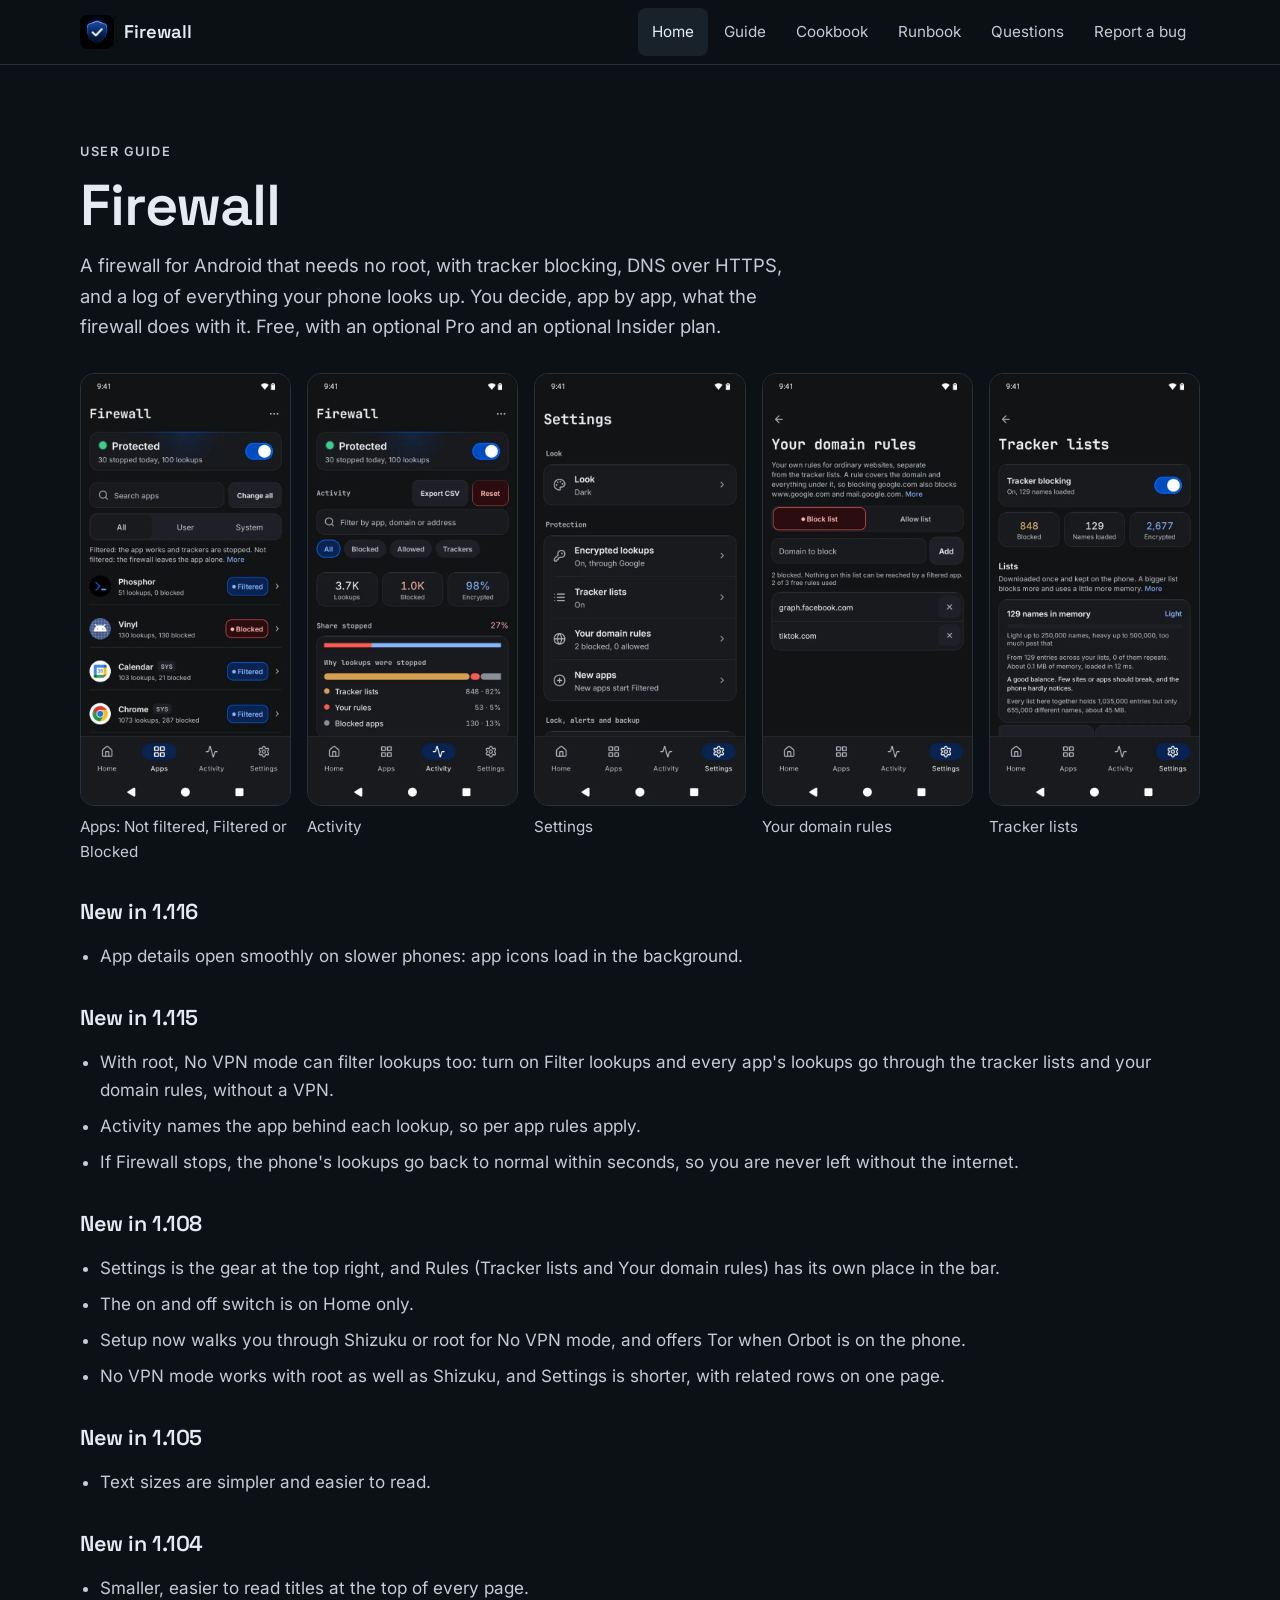
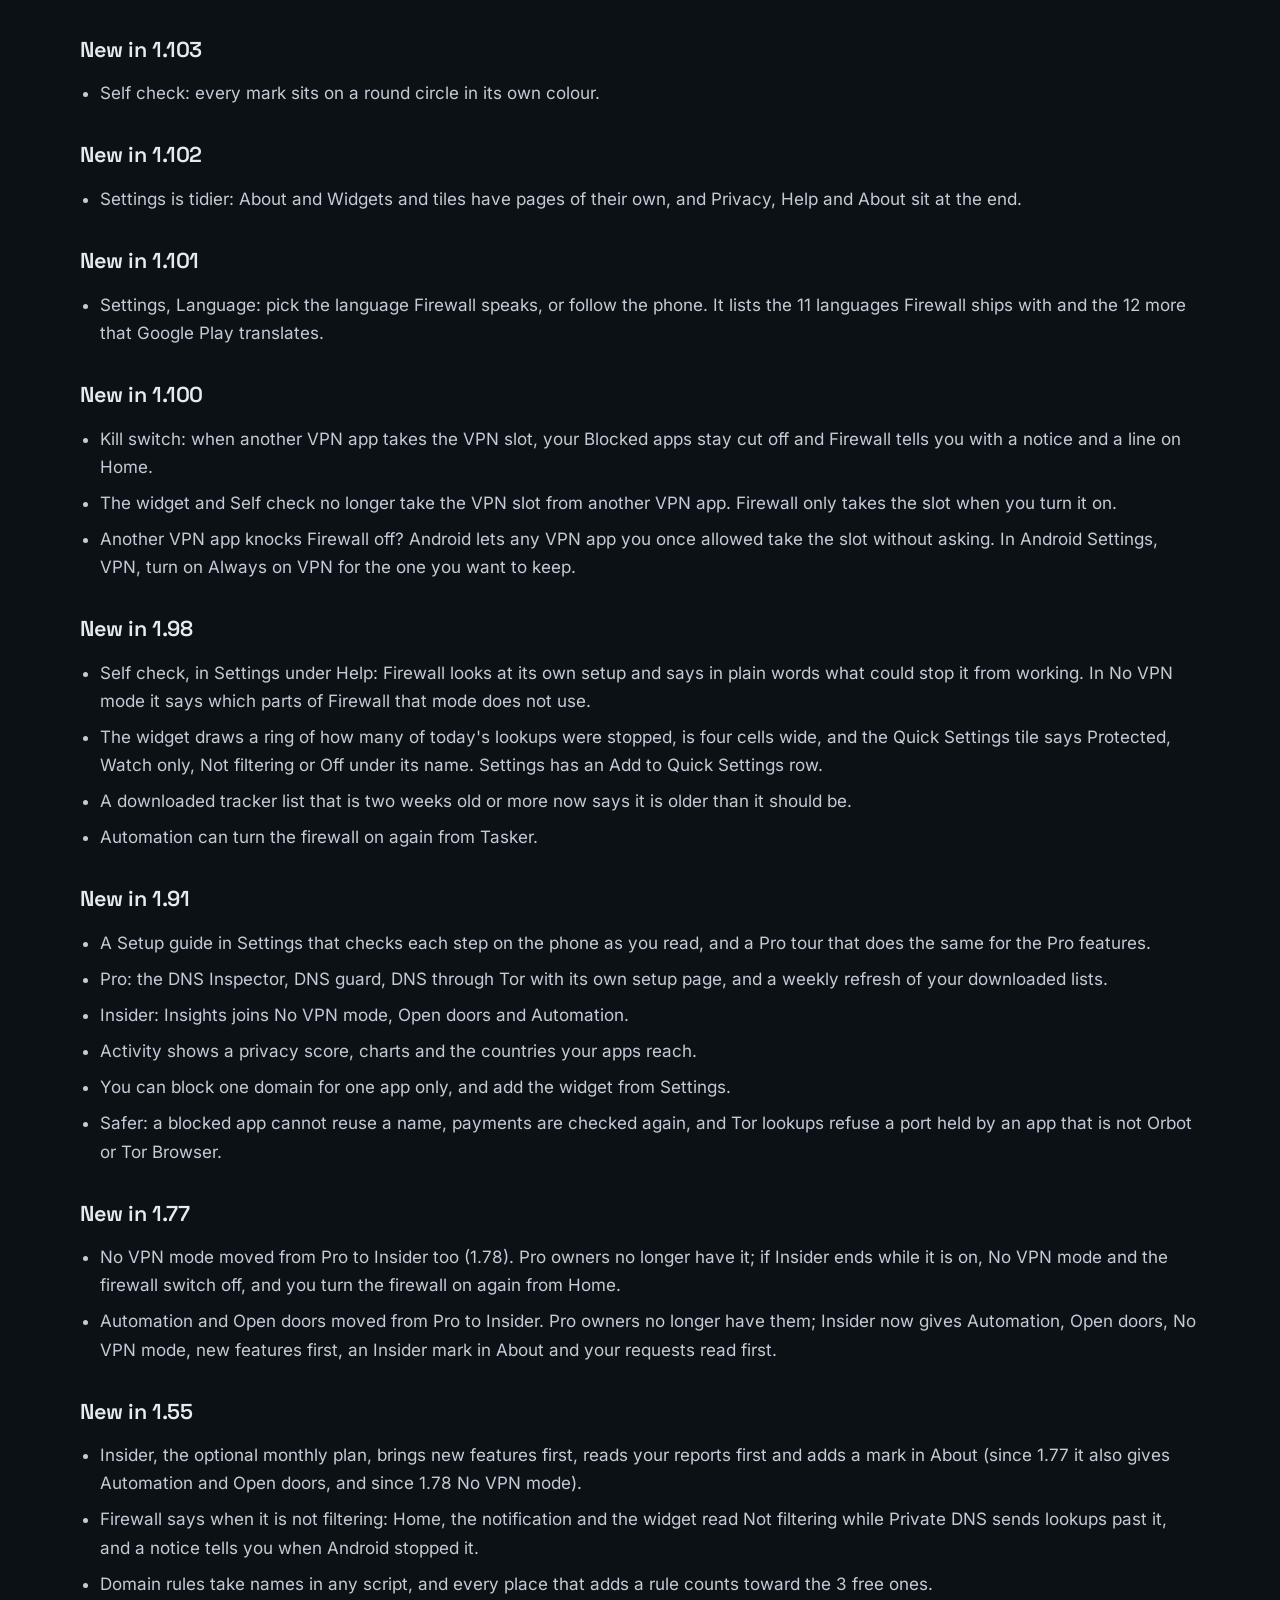
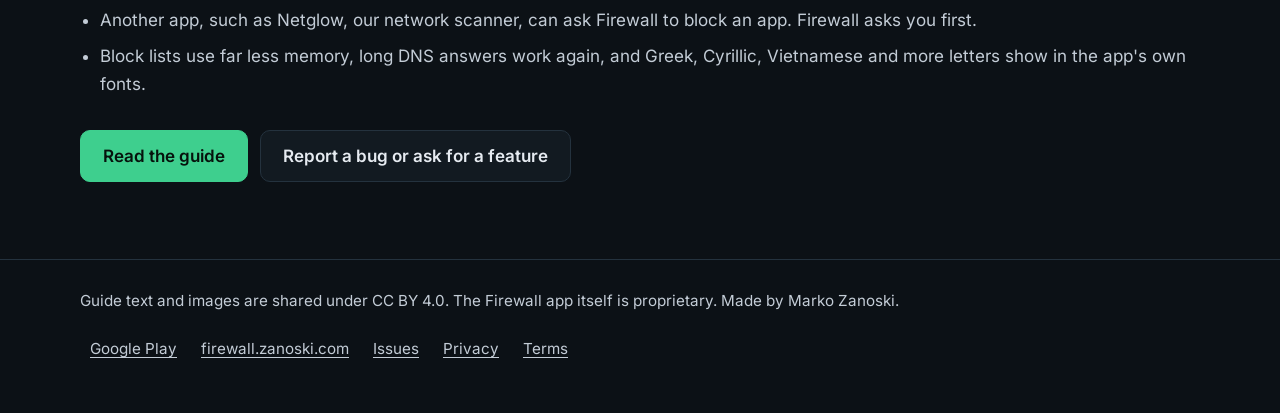
<file: docs/index.html>
<!doctype html>
<html lang="en">
<head>
<meta charset="utf-8">
<meta name="viewport" content="width=device-width, initial-scale=1, viewport-fit=cover">
<title>Home · Firewall user guide</title>
<meta name="description" content="The user guide for Firewall, the no root firewall for Android with tracker blocking and DNS over HTTPS.">
<meta name="theme-color" content="#0c1116">
<meta property="og:title" content="Home · Firewall user guide">
<meta property="og:description" content="The user guide for Firewall, the no root firewall for Android with tracker blocking and DNS over HTTPS.">
<link rel="icon" href="img/icon-192.png" type="image/png">
<link rel="stylesheet" href="style.css">
</head>
<body>
<a class="skip" href="#main">Skip to content</a>
<header class="bar">
  <div class="wrap">
    <a class="brand" href="index.html"><img src="img/icon-192.png" alt="" width="34" height="34"><span>Firewall</span></a>
    <nav aria-label="Guide pages"><a href="index.html" aria-current="page">Home</a><a href="guide.html">Guide</a><a href="cookbook.html">Cookbook</a><a href="runbook.html">Runbook</a><a href="faq.html">Questions</a><a href="report.html">Report a bug</a></nav>
  </div>
</header>
<main id="main" class="page">
  <div class="wrap">
    <p class="kicker">User guide</p>
    <h1>Firewall</h1>
    <p class="sub">A firewall for Android that needs no root, with tracker blocking, DNS over HTTPS, and a log of everything your phone looks up. You decide, app by app, what the firewall does with it. Free, with an optional Pro and an optional Insider plan.</p>
    <div class="shots">
      <figure><img src="img/screen-apps.webp" alt="The app list with lookups per app: Chrome, Calendar and Phosphor Filtered, Vinyl Blocked, and the bar at the bottom ending in Settings." width="560" height="1152" loading="lazy"><figcaption>Apps: Not filtered, Filtered or Blocked</figcaption></figure>
      <figure><img src="img/screen-activity.webp" alt="3.7K lookups, 1.0K blocked, 98% encrypted, and why lookups were stopped: tracker lists, your rules and blocked apps." width="560" height="1152" loading="lazy"><figcaption>Activity</figcaption></figure>
      <figure><img src="img/screen-settings.webp" alt="Settings: Look, then Protection with Encrypted lookups, Tracker lists, Your domain rules and New apps." width="560" height="1152" loading="lazy"><figcaption>Settings</figcaption></figure>
      <figure><img src="img/screen-domains.webp" alt="Your domain rules: a block list holding graph.facebook.com and tiktok.com, 2 of 3 free rules used." width="560" height="1152" loading="lazy"><figcaption>Your domain rules</figcaption></figure>
      <figure><img src="img/screen-trackers.webp" alt="Tracker lists: tracker blocking on with 129 names loaded, 848 blocked, and the memory the lists take." width="560" height="1152" loading="lazy"><figcaption>Tracker lists</figcaption></figure>
    </div>
    <h2>New in 1.116</h2>
    <ul>
      <li>App details open smoothly on slower phones: app icons load in the background.</li>
    </ul>
    <h2>New in 1.115</h2>
    <ul>
      <li>With root, No VPN mode can filter lookups too: turn on Filter lookups and every app's lookups go through the tracker lists and your domain rules, without a VPN.</li>
      <li>Activity names the app behind each lookup, so per app rules apply.</li>
      <li>If Firewall stops, the phone's lookups go back to normal within seconds, so you are never left without the internet.</li>
    </ul>
    <h2>New in 1.108</h2>
    <ul>
      <li>Settings is the gear at the top right, and Rules (Tracker lists and Your domain rules) has its own place in the bar.</li>
      <li>The on and off switch is on Home only.</li>
      <li>Setup now walks you through Shizuku or root for No VPN mode, and offers Tor when Orbot is on the phone.</li>
      <li>No VPN mode works with root as well as Shizuku, and Settings is shorter, with related rows on one page.</li>
    </ul>
    <h2>New in 1.105</h2>
    <ul>
      <li>Text sizes are simpler and easier to read.</li>
    </ul>
    <h2>New in 1.104</h2>
    <ul>
      <li>Smaller, easier to read titles at the top of every page.</li>
    </ul>
    <h2>New in 1.103</h2>
    <ul>
      <li>Self check: every mark sits on a round circle in its own colour.</li>
    </ul>
    <h2>New in 1.102</h2>
    <ul>
      <li>Settings is tidier: About and Widgets and tiles have pages of their own, and Privacy, Help and About sit at the end.</li>
    </ul>
    <h2>New in 1.101</h2>
    <ul>
      <li>Settings, Language: pick the language Firewall speaks, or follow the phone. It lists the 11 languages Firewall ships with and the 12 more that Google Play translates.</li>
    </ul>
    <h2>New in 1.100</h2>
    <ul>
      <li>Kill switch: when another VPN app takes the VPN slot, your Blocked apps stay cut off and Firewall tells you with a notice and a line on Home.</li>
      <li>The widget and Self check no longer take the VPN slot from another VPN app. Firewall only takes the slot when you turn it on.</li>
      <li>Another VPN app knocks Firewall off? Android lets any VPN app you once allowed take the slot without asking. In Android Settings, VPN, turn on Always on VPN for the one you want to keep.</li>
    </ul>
    <h2>New in 1.98</h2>
    <ul>
      <li>Self check, in Settings under Help: Firewall looks at its own setup and says in plain words what could stop it from working. In No VPN mode it says which parts of Firewall that mode does not use.</li>
      <li>The widget draws a ring of how many of today's lookups were stopped, is four cells wide, and the Quick Settings tile says Protected, Watch only, Not filtering or Off under its name. Settings has an Add to Quick Settings row.</li>
      <li>A downloaded tracker list that is two weeks old or more now says it is older than it should be.</li>
      <li>Automation can turn the firewall on again from Tasker.</li>
    </ul>
    <h2>New in 1.91</h2>
    <ul>
      <li>A Setup guide in Settings that checks each step on the phone as you read, and a Pro tour that does the same for the Pro features.</li>
      <li>Pro: the DNS Inspector, DNS guard, DNS through Tor with its own setup page, and a weekly refresh of your downloaded lists.</li>
      <li>Insider: Insights joins No VPN mode, Open doors and Automation.</li>
      <li>Activity shows a privacy score, charts and the countries your apps reach.</li>
      <li>You can block one domain for one app only, and add the widget from Settings.</li>
      <li>Safer: a blocked app cannot reuse a name, payments are checked again, and Tor lookups refuse a port held by an app that is not Orbot or Tor Browser.</li>
    </ul>
    <h2>New in 1.77</h2>
    <ul>
      <li>No VPN mode moved from Pro to Insider too (1.78). Pro owners no longer have it; if Insider ends while it is on, No VPN mode and the firewall switch off, and you turn the firewall on again from Home.</li>
      <li>Automation and Open doors moved from Pro to Insider. Pro owners no longer have them; Insider now gives Automation, Open doors, No VPN mode, new features first, an Insider mark in About and your requests read first.</li>
    </ul>
    <h2>New in 1.55</h2>
    <ul>
      <li>Insider, the optional monthly plan, brings new features first, reads your reports first and adds a mark in About (since 1.77 it also gives Automation and Open doors, and since 1.78 No VPN mode).</li>
      <li>Firewall says when it is not filtering: Home, the notification and the widget read Not filtering while Private DNS sends lookups past it, and a notice tells you when Android stopped it.</li>
      <li>Domain rules take names in any script, and every place that adds a rule counts toward the 3 free ones.</li>
      <li>Another app, such as Netglow, our network scanner, can ask Firewall to block an app. Firewall asks you first.</li>
      <li>Block lists use far less memory, long DNS answers work again, and Greek, Cyrillic, Vietnamese and more letters show in the app's own fonts.</li>
    </ul>
    <div class="cta">
      <a class="btn main" href="guide.html">Read the guide</a>
      <a class="btn" href="report.html">Report a bug or ask for a feature</a>
    </div>
  </div>
</main>
<footer>
  <div class="wrap">
    <span>Guide text and images are shared under CC BY 4.0. The Firewall app itself is proprietary. Made by Marko Zanoski.</span>
    <nav aria-label="Footer"><a href="https://play.google.com/store/apps/details?id=com.zanoshky.firewall&amp;referrer=utm_source%3Dgithub_guide%26utm_medium%3Dreferral%26utm_campaign%3Dfirewall-2026-11">Google Play</a><a href="https://firewall.zanoski.com">firewall.zanoski.com</a><a href="https://github.com/Zanoshky/firewall-app/issues">Issues</a><a href="https://firewall.zanoski.com/privacy">Privacy</a><a href="https://firewall.zanoski.com/terms">Terms</a></nav>
  </div>
</footer>
</body>
</html>
</file>
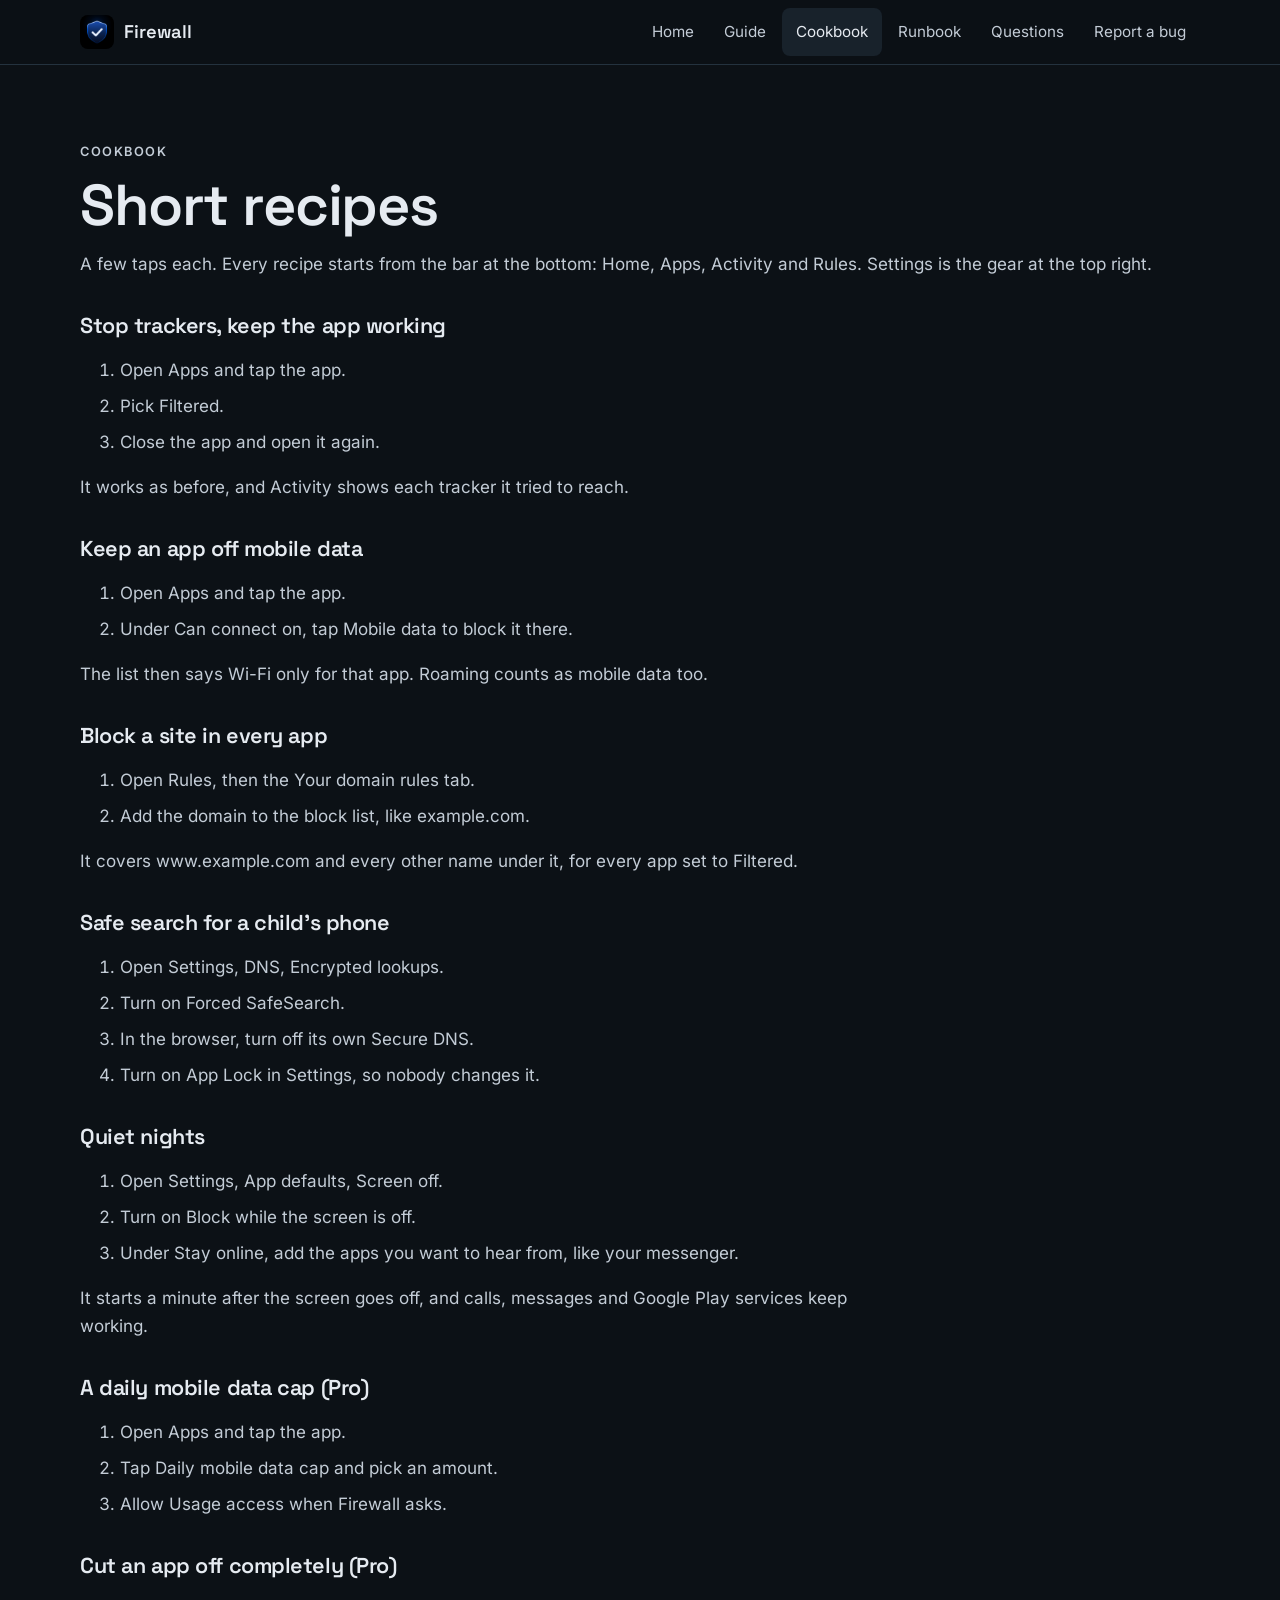
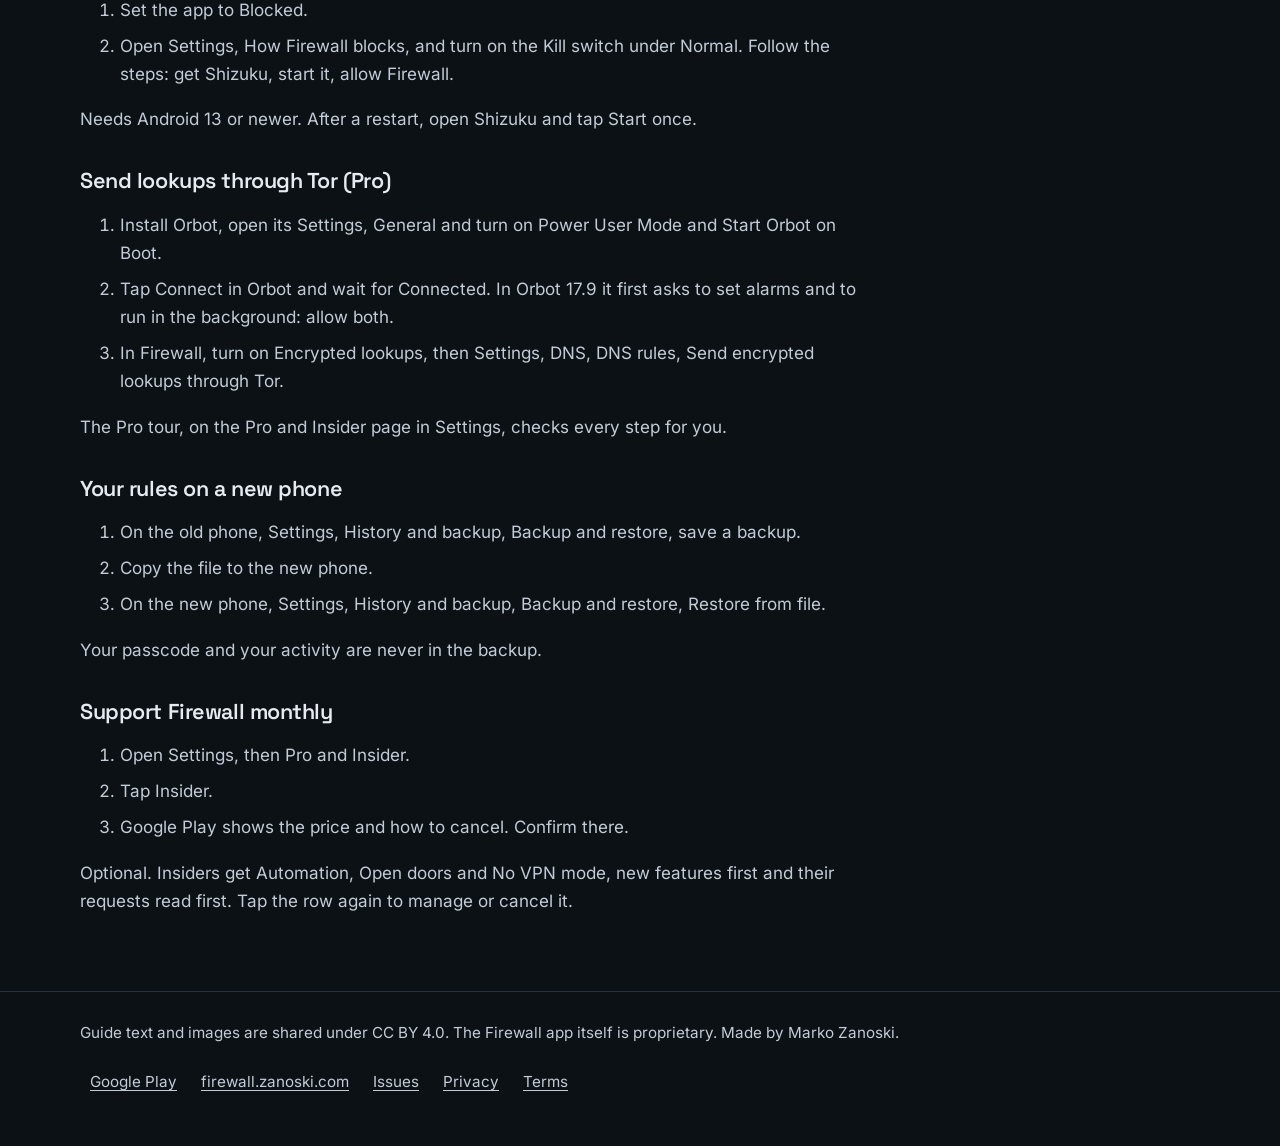
<file: docs/cookbook.html>
<!doctype html>
<html lang="en">
<head>
<meta charset="utf-8">
<meta name="viewport" content="width=device-width, initial-scale=1, viewport-fit=cover">
<title>Cookbook · Firewall user guide</title>
<meta name="description" content="Short Firewall recipes: stop trackers, keep an app off mobile data, safe search, quiet nights, data caps and more.">
<meta name="theme-color" content="#0c1116">
<meta property="og:title" content="Cookbook · Firewall user guide">
<meta property="og:description" content="Short Firewall recipes: stop trackers, keep an app off mobile data, safe search, quiet nights, data caps and more.">
<link rel="icon" href="img/icon-192.png" type="image/png">
<link rel="stylesheet" href="style.css">
</head>
<body>
<a class="skip" href="#main">Skip to content</a>
<header class="bar">
  <div class="wrap">
    <a class="brand" href="index.html"><img src="img/icon-192.png" alt="" width="34" height="34"><span>Firewall</span></a>
    <nav aria-label="Guide pages"><a href="index.html">Home</a><a href="guide.html">Guide</a><a href="cookbook.html" aria-current="page">Cookbook</a><a href="runbook.html">Runbook</a><a href="faq.html">Questions</a><a href="report.html">Report a bug</a></nav>
  </div>
</header>
<main id="main" class="page">
  <div class="wrap">
    <p class="kicker">Cookbook</p>
    <h1>Short recipes</h1>
    <p>A few taps each. Every recipe starts from the bar at the bottom: Home, Apps, Activity and Rules. Settings is the gear at the top right.</p>
    <article>
    <h2>Stop trackers, keep the app working</h2>
    <ol><li>Open Apps and tap the app.</li><li>Pick Filtered.</li><li>Close the app and open it again.</li></ol>
    <p>It works as before, and Activity shows each tracker it tried to reach.</p>
    <h2>Keep an app off mobile data</h2>
    <ol><li>Open Apps and tap the app.</li><li>Under Can connect on, tap Mobile data to block it there.</li></ol>
    <p>The list then says Wi-Fi only for that app. Roaming counts as mobile data too.</p>
    <h2>Block a site in every app</h2>
    <ol><li>Open Rules, then the Your domain rules tab.</li><li>Add the domain to the block list, like example.com.</li></ol>
    <p>It covers www.example.com and every other name under it, for every app set to Filtered.</p>
    <h2>Safe search for a child's phone</h2>
    <ol><li>Open Settings, DNS, Encrypted lookups.</li><li>Turn on Forced SafeSearch.</li><li>In the browser, turn off its own Secure DNS.</li><li>Turn on App Lock in Settings, so nobody changes it.</li></ol>
    <h2>Quiet nights</h2>
    <ol><li>Open Settings, App defaults, Screen off.</li><li>Turn on Block while the screen is off.</li><li>Under Stay online, add the apps you want to hear from, like your messenger.</li></ol>
    <p>It starts a minute after the screen goes off, and calls, messages and Google Play services keep working.</p>
    <h2>A daily mobile data cap (Pro)</h2>
    <ol><li>Open Apps and tap the app.</li><li>Tap Daily mobile data cap and pick an amount.</li><li>Allow Usage access when Firewall asks.</li></ol>
    <h2>Cut an app off completely (Pro)</h2>
    <ol><li>Set the app to Blocked.</li><li>Open Settings, How Firewall blocks, and turn on the Kill switch under Normal. Follow the steps: get Shizuku, start it, allow Firewall.</li></ol>
    <p>Needs Android 13 or newer. After a restart, open Shizuku and tap Start once.</p>
    <h2>Send lookups through Tor (Pro)</h2>
    <ol><li>Install Orbot, open its Settings, General and turn on Power User Mode and Start Orbot on Boot.</li><li>Tap Connect in Orbot and wait for Connected. In Orbot 17.9 it first asks to set alarms and to run in the background: allow both.</li><li>In Firewall, turn on Encrypted lookups, then Settings, DNS, DNS rules, Send encrypted lookups through Tor.</li></ol>
    <p>The Pro tour, on the Pro and Insider page in Settings, checks every step for you.</p>
    <h2>Your rules on a new phone</h2>
    <ol><li>On the old phone, Settings, History and backup, Backup and restore, save a backup.</li><li>Copy the file to the new phone.</li><li>On the new phone, Settings, History and backup, Backup and restore, Restore from file.</li></ol>
    <p>Your passcode and your activity are never in the backup.</p>
    <h2>Support Firewall monthly</h2>
    <ol><li>Open Settings, then Pro and Insider.</li><li>Tap Insider.</li><li>Google Play shows the price and how to cancel. Confirm there.</li></ol>
    <p>Optional. Insiders get Automation, Open doors and No VPN mode, new features first and their requests read first. Tap the row again to manage or cancel it.</p>
    </article>
  </div>
</main>
<footer>
  <div class="wrap">
    <span>Guide text and images are shared under CC BY 4.0. The Firewall app itself is proprietary. Made by Marko Zanoski.</span>
    <nav aria-label="Footer"><a href="https://play.google.com/store/apps/details?id=com.zanoshky.firewall&amp;referrer=utm_source%3Dgithub_guide%26utm_medium%3Dreferral%26utm_campaign%3Dfirewall-2026-11">Google Play</a><a href="https://firewall.zanoski.com">firewall.zanoski.com</a><a href="https://github.com/Zanoshky/firewall-app/issues">Issues</a><a href="https://firewall.zanoski.com/privacy">Privacy</a><a href="https://firewall.zanoski.com/terms">Terms</a></nav>
  </div>
</footer>
</body>
</html>
</file>
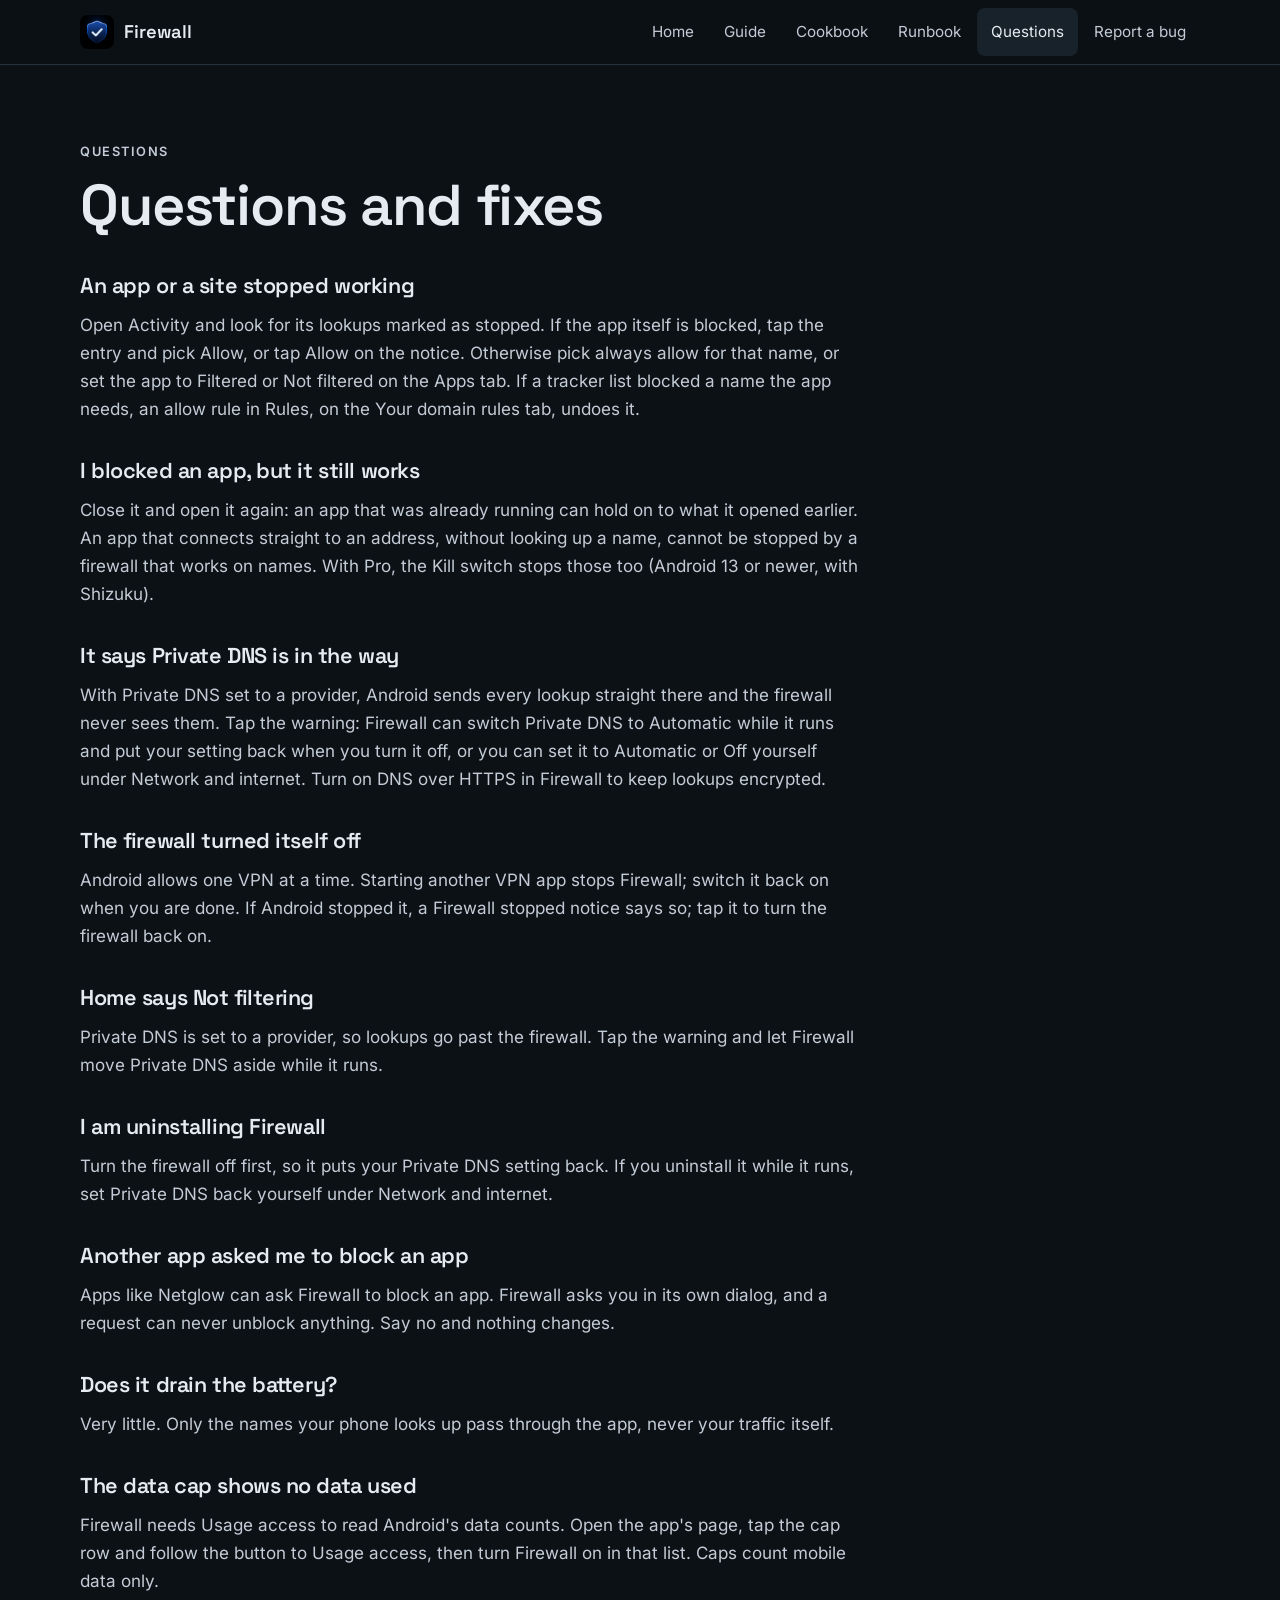
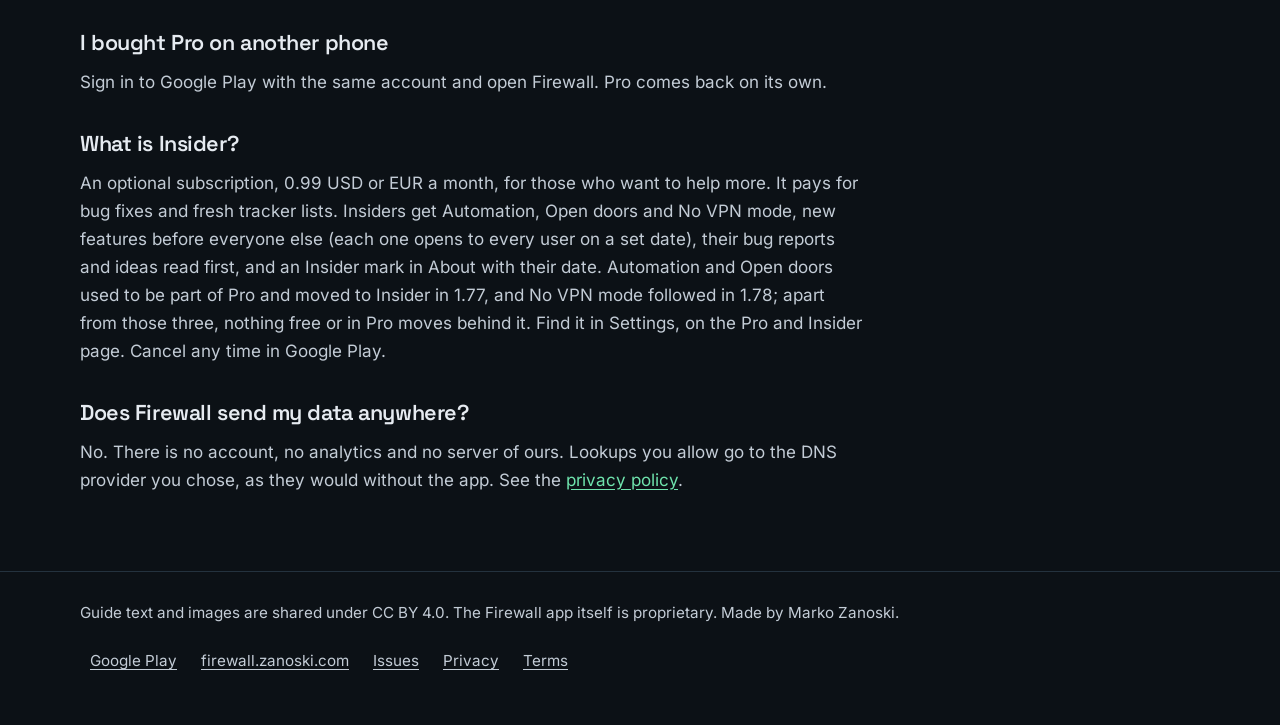
<file: docs/faq.html>
<!doctype html>
<html lang="en">
<head>
<meta charset="utf-8">
<meta name="viewport" content="width=device-width, initial-scale=1, viewport-fit=cover">
<title>Questions · Firewall user guide</title>
<meta name="description" content="Answers to common questions about Firewall.">
<meta name="theme-color" content="#0c1116">
<meta property="og:title" content="Questions · Firewall user guide">
<meta property="og:description" content="Answers to common questions about Firewall.">
<link rel="icon" href="img/icon-192.png" type="image/png">
<link rel="stylesheet" href="style.css">
</head>
<body>
<a class="skip" href="#main">Skip to content</a>
<header class="bar">
  <div class="wrap">
    <a class="brand" href="index.html"><img src="img/icon-192.png" alt="" width="34" height="34"><span>Firewall</span></a>
    <nav aria-label="Guide pages"><a href="index.html">Home</a><a href="guide.html">Guide</a><a href="cookbook.html">Cookbook</a><a href="runbook.html">Runbook</a><a href="faq.html" aria-current="page">Questions</a><a href="report.html">Report a bug</a></nav>
  </div>
</header>
<main id="main" class="page">
  <div class="wrap">
    <p class="kicker">Questions</p>
    <h1>Questions and fixes</h1>
    <article>
    <h2>An app or a site stopped working</h2>
    <p>Open Activity and look for its lookups marked as stopped. If the app itself is blocked, tap the entry and pick Allow, or tap Allow on the notice. Otherwise pick always allow for that name, or set the app to Filtered or Not filtered on the Apps tab. If a tracker list blocked a name the app needs, an allow rule in Rules, on the Your domain rules tab, undoes it.</p>
    <h2>I blocked an app, but it still works</h2>
    <p>Close it and open it again: an app that was already running can hold on to what it opened earlier. An app that connects straight to an address, without looking up a name, cannot be stopped by a firewall that works on names. With Pro, the Kill switch stops those too (Android 13 or newer, with Shizuku).</p>
    <h2>It says Private DNS is in the way</h2>
    <p>With Private DNS set to a provider, Android sends every lookup straight there and the firewall never sees them. Tap the warning: Firewall can switch Private DNS to Automatic while it runs and put your setting back when you turn it off, or you can set it to Automatic or Off yourself under Network and internet. Turn on DNS over HTTPS in Firewall to keep lookups encrypted.</p>
    <h2>The firewall turned itself off</h2>
    <p>Android allows one VPN at a time. Starting another VPN app stops Firewall; switch it back on when you are done. If Android stopped it, a Firewall stopped notice says so; tap it to turn the firewall back on.</p>
    <h2>Home says Not filtering</h2>
    <p>Private DNS is set to a provider, so lookups go past the firewall. Tap the warning and let Firewall move Private DNS aside while it runs.</p>
    <h2>I am uninstalling Firewall</h2>
    <p>Turn the firewall off first, so it puts your Private DNS setting back. If you uninstall it while it runs, set Private DNS back yourself under Network and internet.</p>
    <h2>Another app asked me to block an app</h2>
    <p>Apps like Netglow can ask Firewall to block an app. Firewall asks you in its own dialog, and a request can never unblock anything. Say no and nothing changes.</p>
    <h2>Does it drain the battery?</h2>
    <p>Very little. Only the names your phone looks up pass through the app, never your traffic itself.</p>
    <h2>The data cap shows no data used</h2>
    <p>Firewall needs Usage access to read Android's data counts. Open the app's page, tap the cap row and follow the button to Usage access, then turn Firewall on in that list. Caps count mobile data only.</p>
    <h2>I bought Pro on another phone</h2>
    <p>Sign in to Google Play with the same account and open Firewall. Pro comes back on its own.</p>

    <h2>What is Insider?</h2>
    <p>An optional subscription, 0.99 USD or EUR a month, for those who want to help more. It pays for bug fixes and fresh tracker lists. Insiders get Automation, Open doors and No VPN mode, new features before everyone else (each one opens to every user on a set date), their bug reports and ideas read first, and an Insider mark in About with their date. Automation and Open doors used to be part of Pro and moved to Insider in 1.77, and No VPN mode followed in 1.78; apart from those three, nothing free or in Pro moves behind it. Find it in Settings, on the Pro and Insider page. Cancel any time in Google Play.</p>
    <h2>Does Firewall send my data anywhere?</h2>
    <p>No. There is no account, no analytics and no server of ours. Lookups you allow go to the DNS provider you chose, as they would without the app. See the <a href="https://firewall.zanoski.com/privacy">privacy policy</a>.</p>
    </article>
  </div>
</main>
<footer>
  <div class="wrap">
    <span>Guide text and images are shared under CC BY 4.0. The Firewall app itself is proprietary. Made by Marko Zanoski.</span>
    <nav aria-label="Footer"><a href="https://play.google.com/store/apps/details?id=com.zanoshky.firewall&amp;referrer=utm_source%3Dgithub_guide%26utm_medium%3Dreferral%26utm_campaign%3Dfirewall-2026-11">Google Play</a><a href="https://firewall.zanoski.com">firewall.zanoski.com</a><a href="https://github.com/Zanoshky/firewall-app/issues">Issues</a><a href="https://firewall.zanoski.com/privacy">Privacy</a><a href="https://firewall.zanoski.com/terms">Terms</a></nav>
  </div>
</footer>
</body>
</html>
</file>
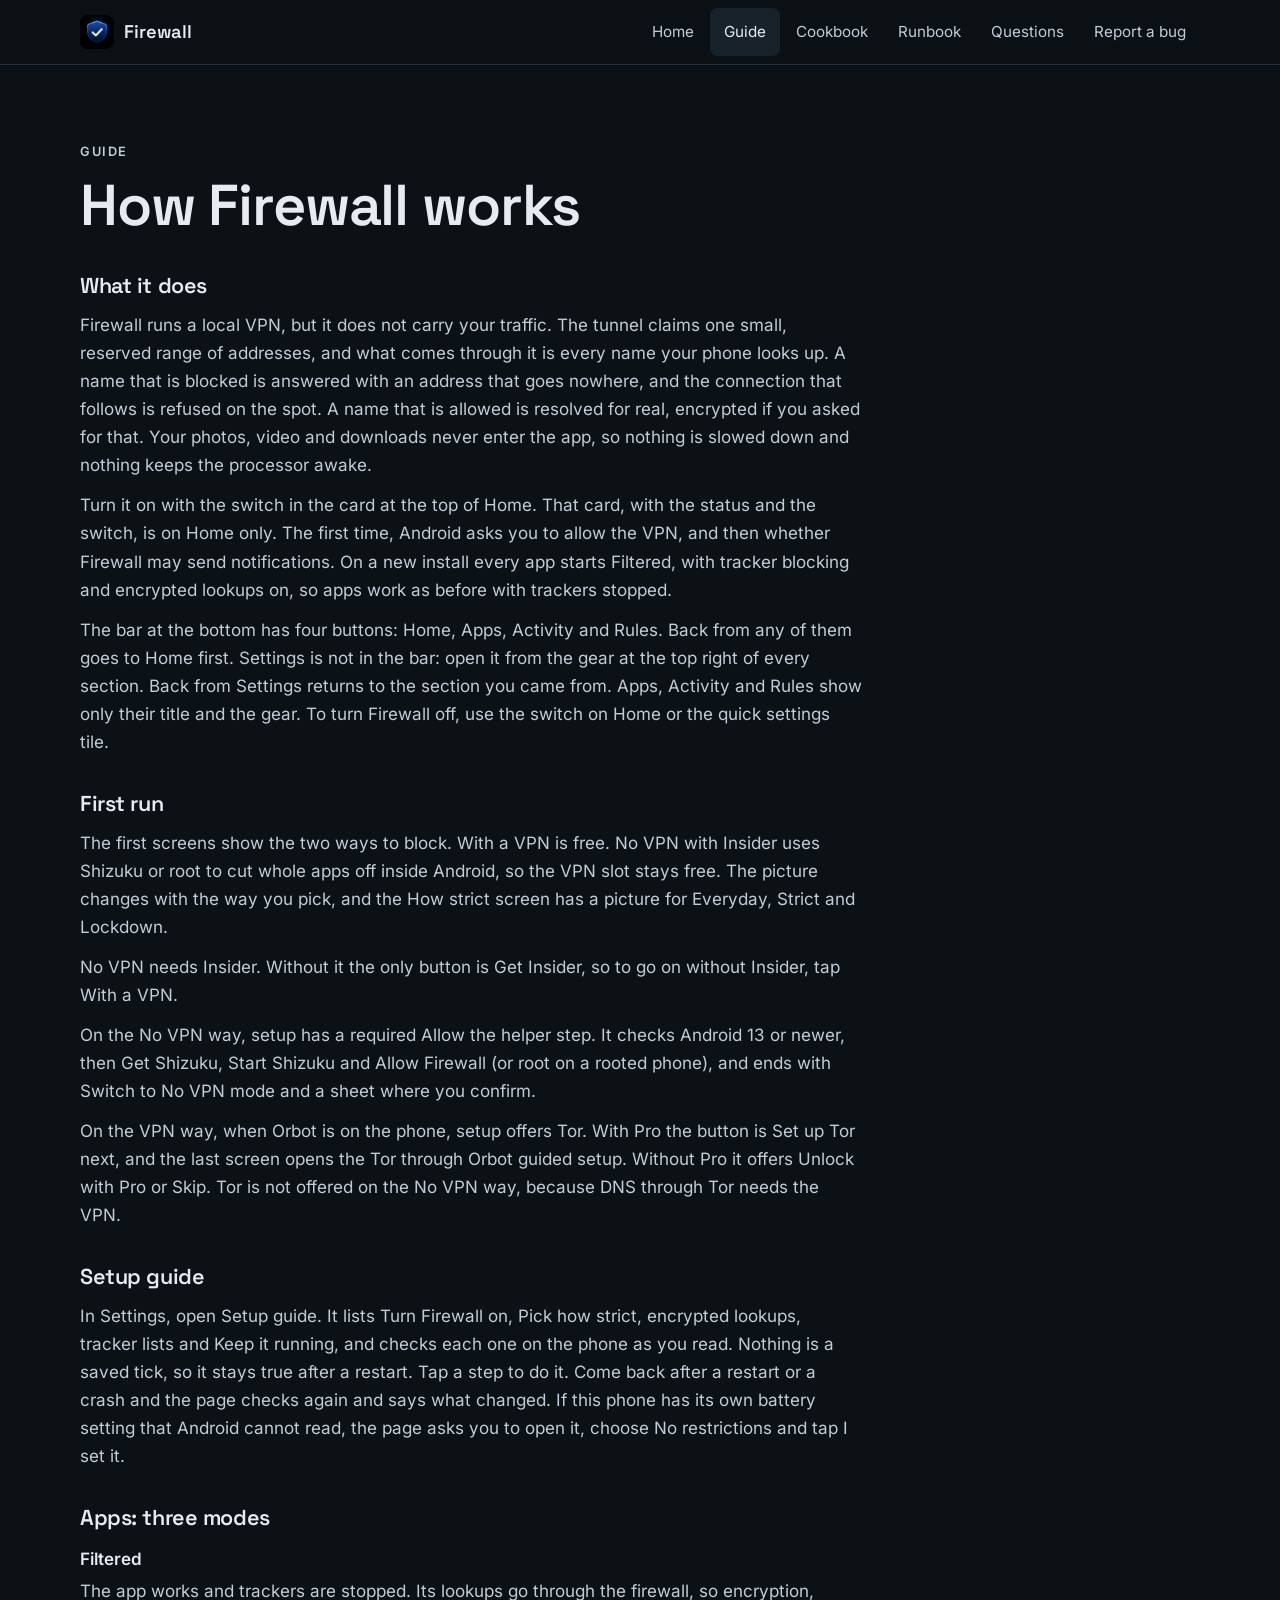
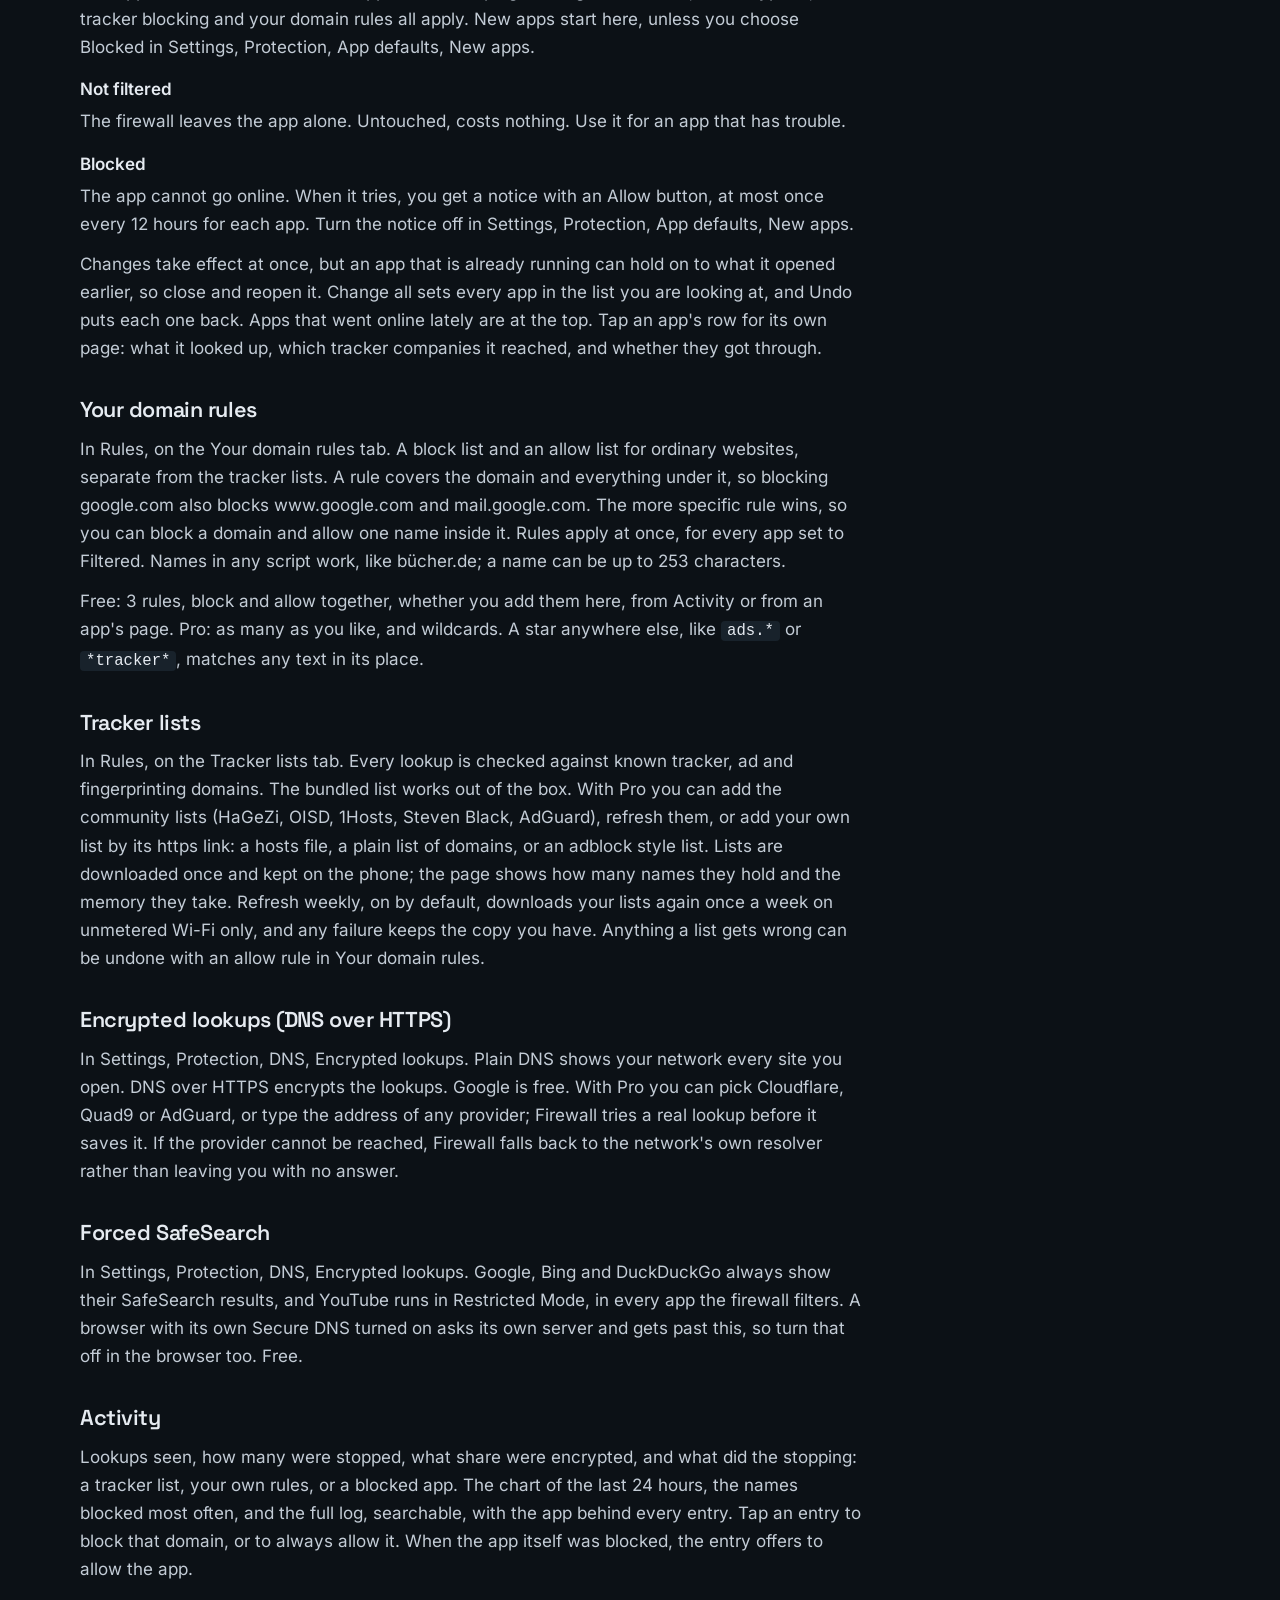
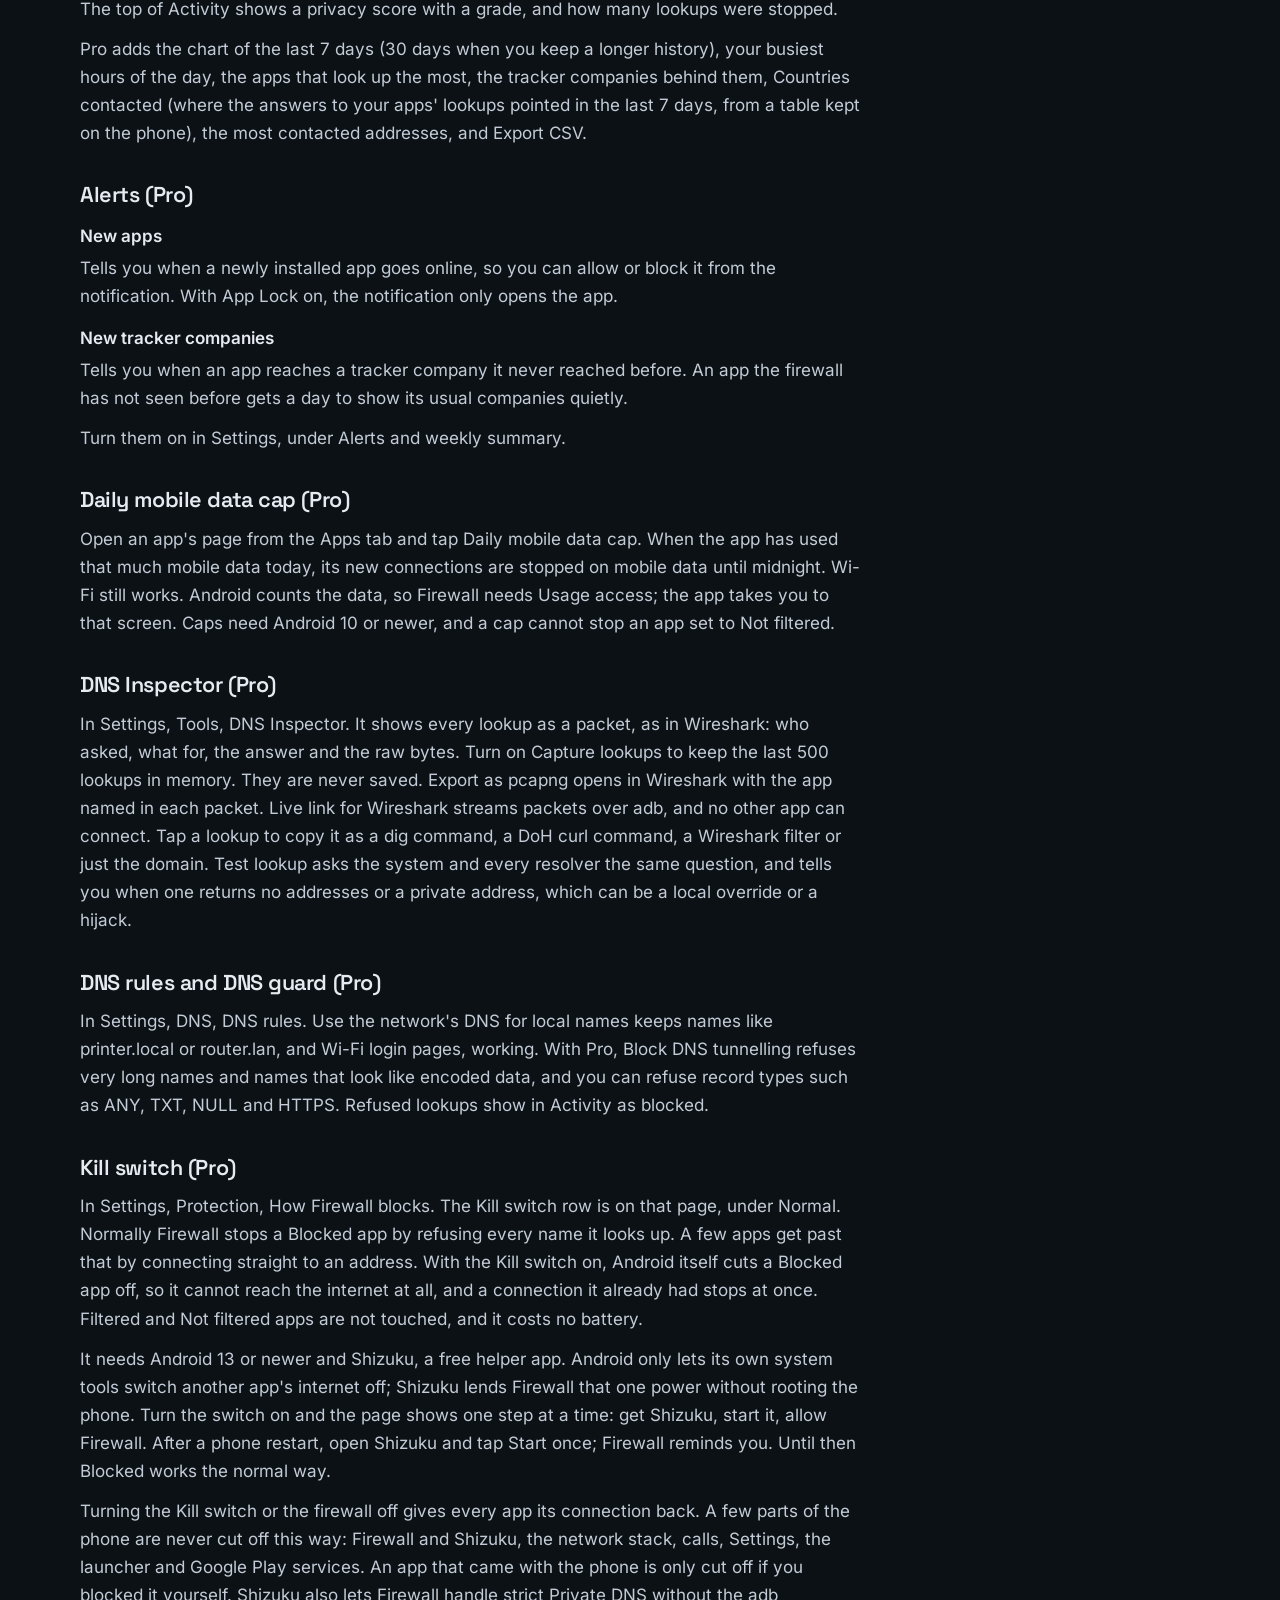
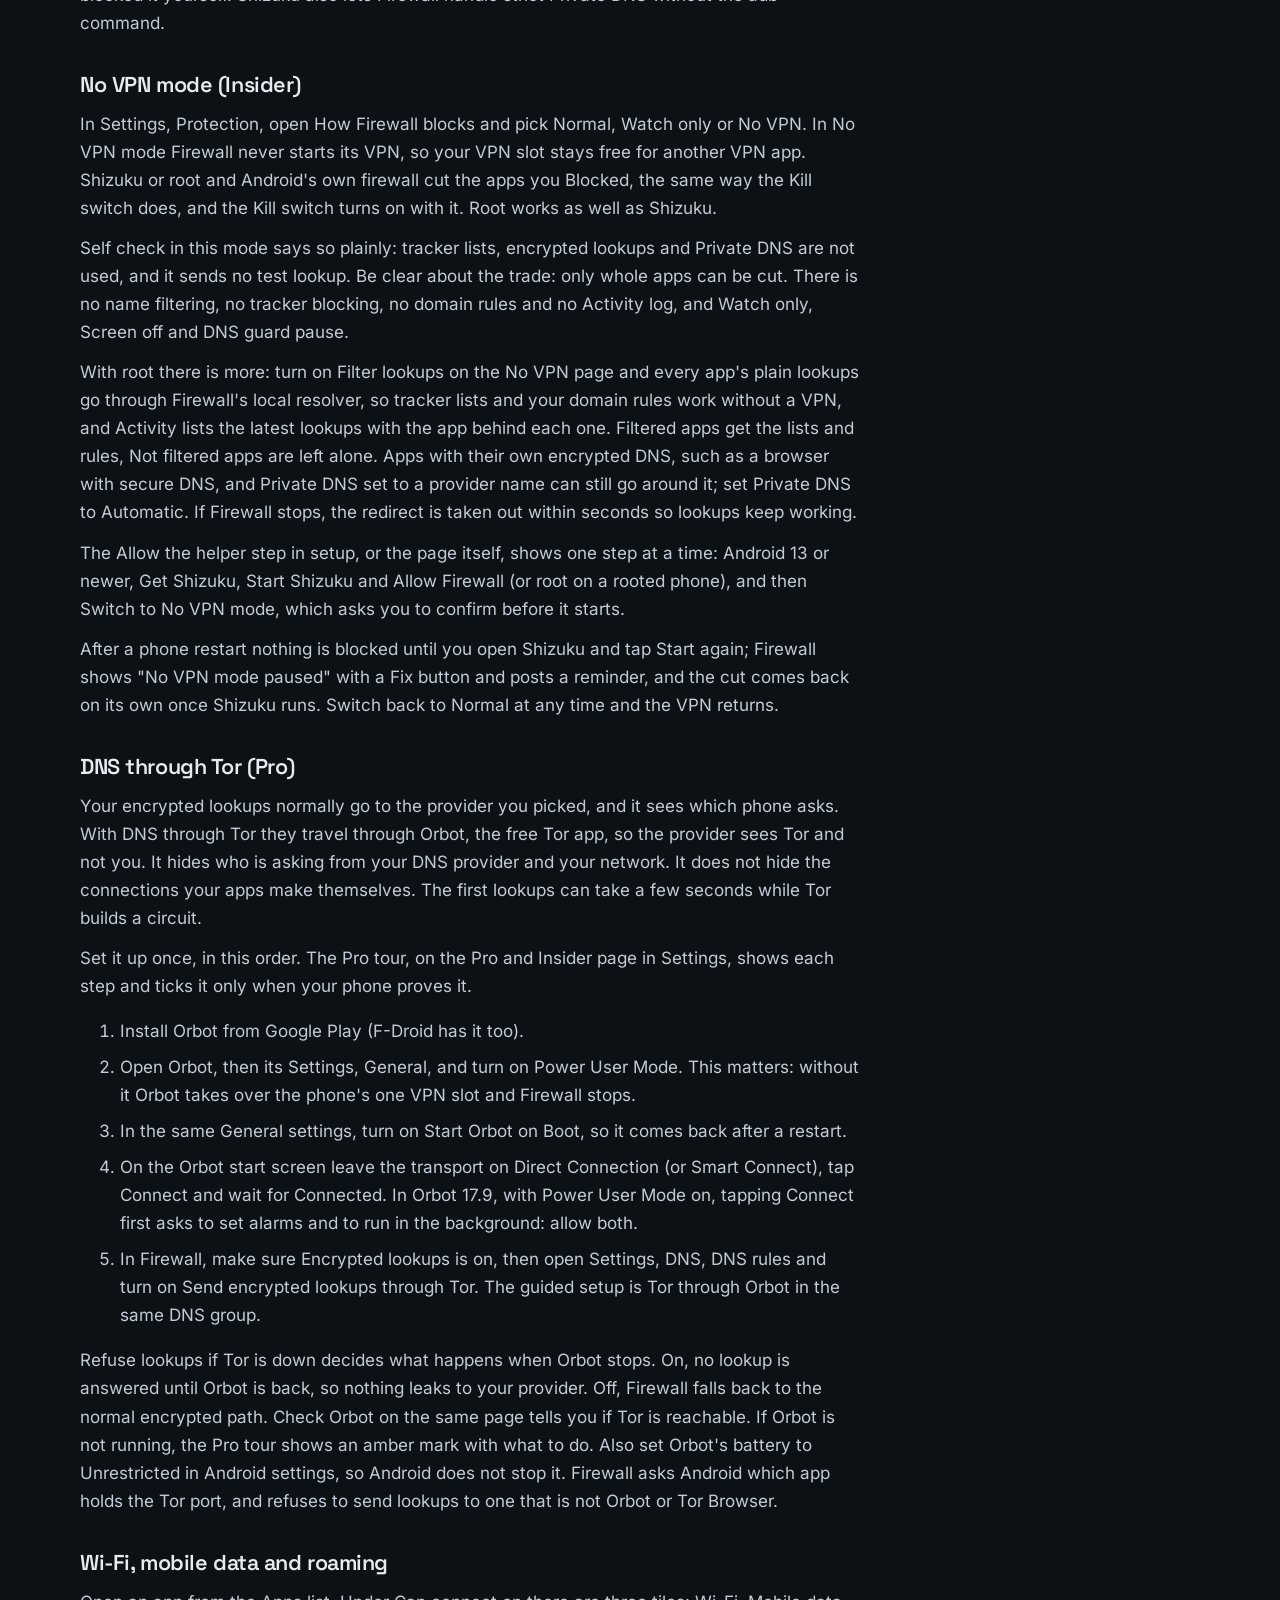
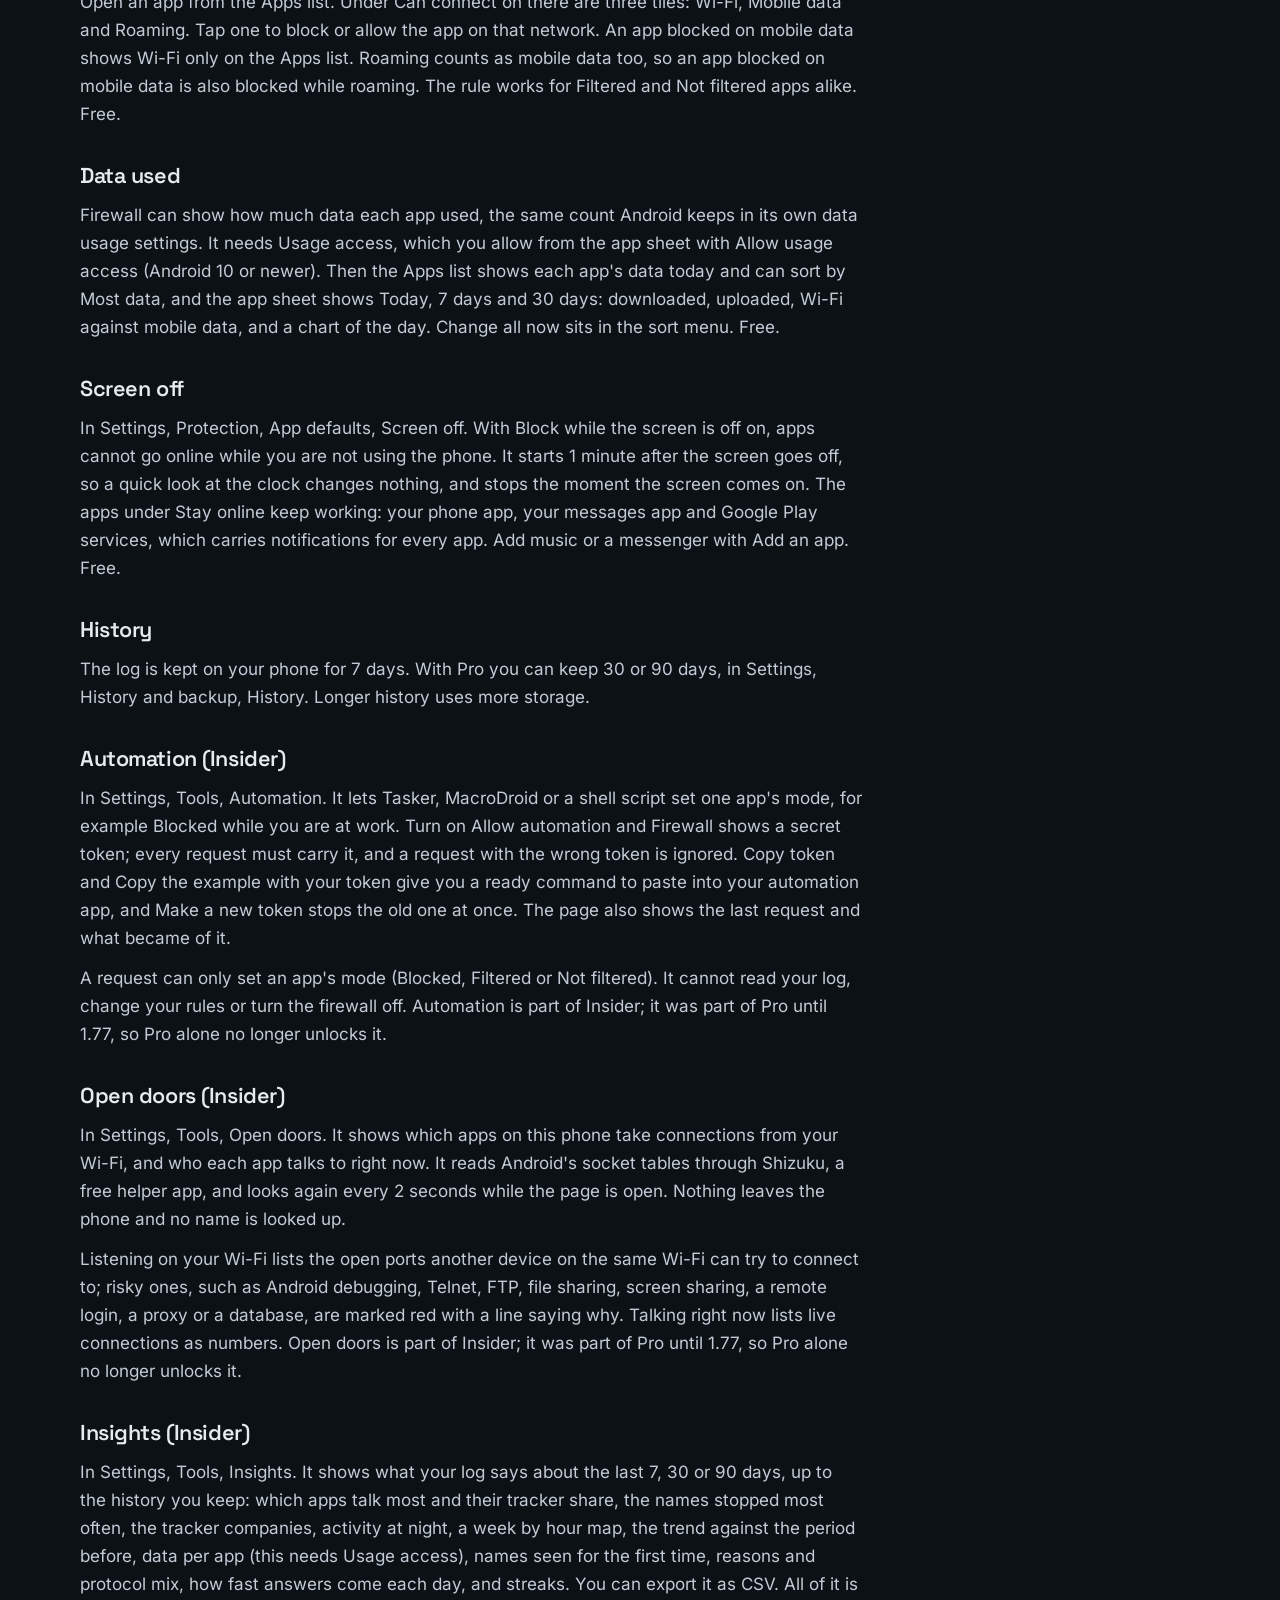
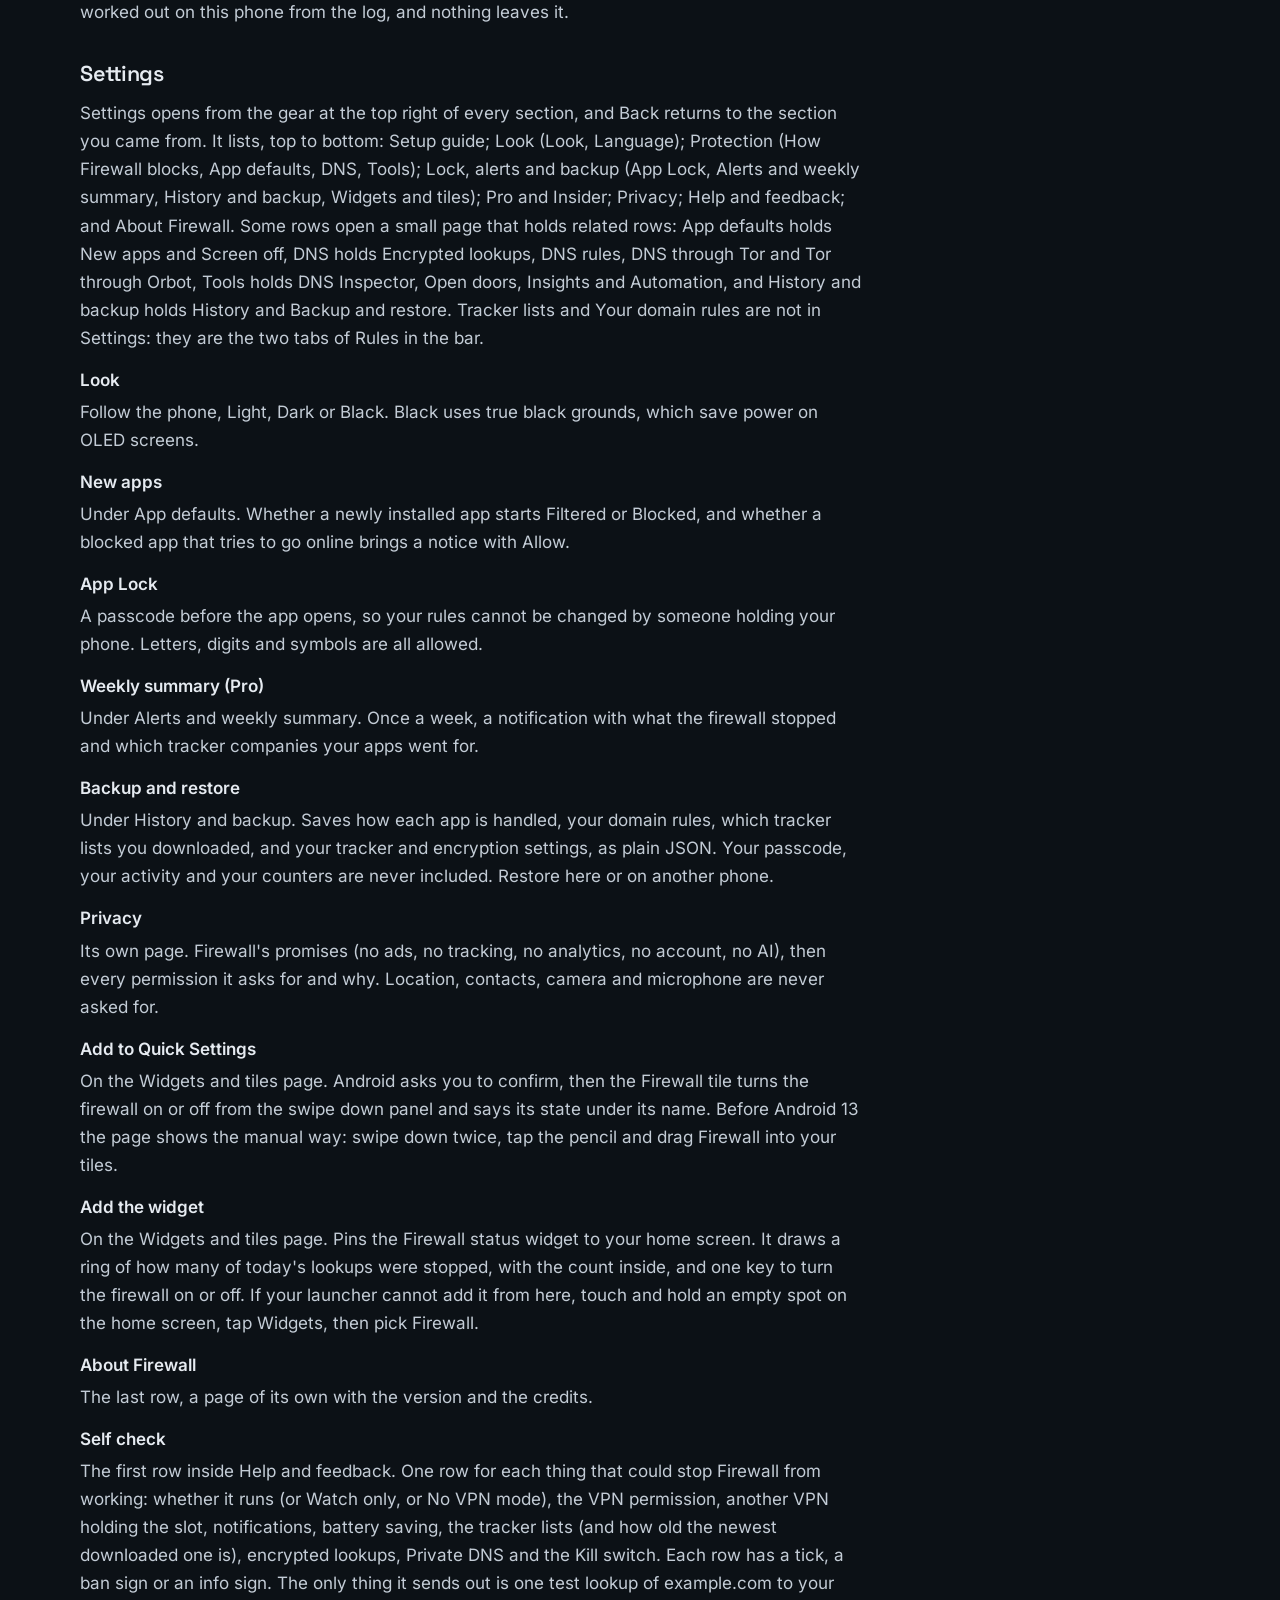
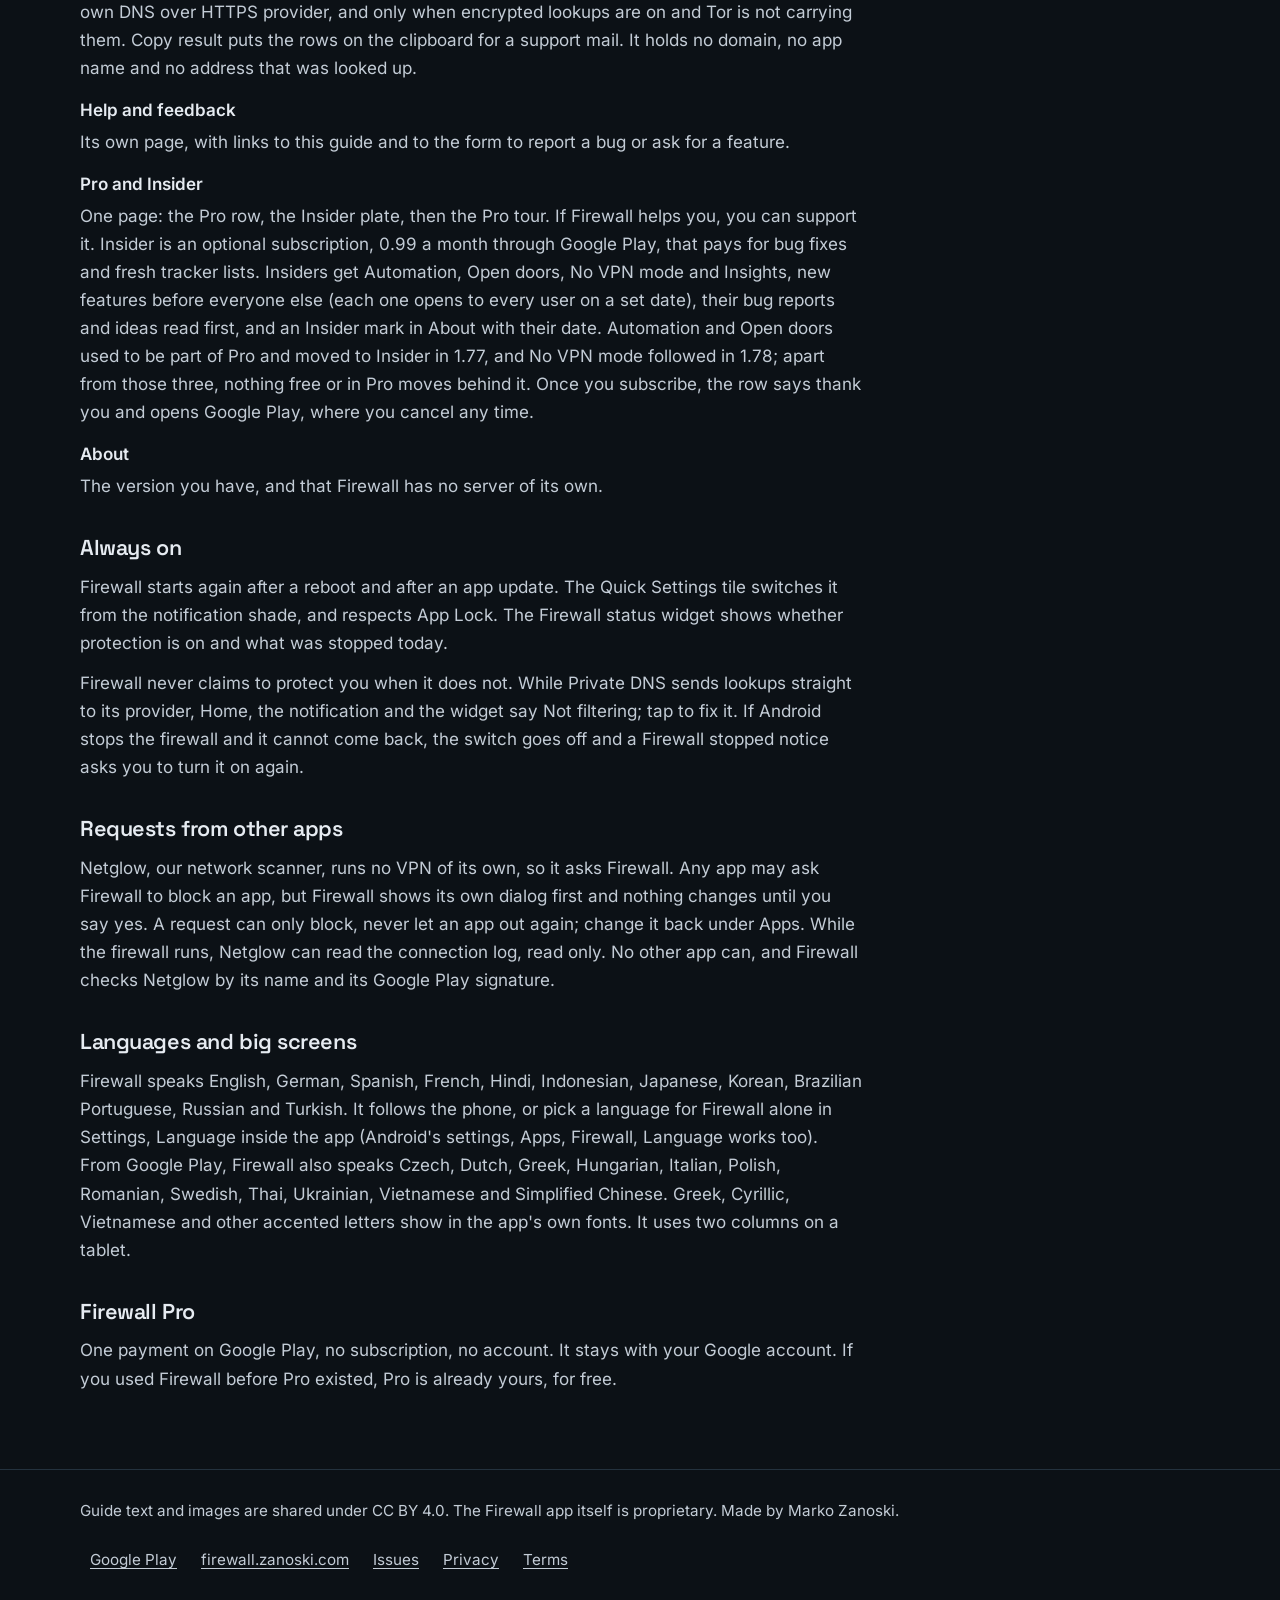
<file: docs/guide.html>
<!doctype html>
<html lang="en">
<head>
<meta charset="utf-8">
<meta name="viewport" content="width=device-width, initial-scale=1, viewport-fit=cover">
<title>Guide · Firewall user guide</title>
<meta name="description" content="How to use Firewall: app modes, domain rules, tracker lists, encrypted lookups, activity, alerts, data caps and settings.">
<meta name="theme-color" content="#0c1116">
<meta property="og:title" content="Guide · Firewall user guide">
<meta property="og:description" content="How to use Firewall: app modes, domain rules, tracker lists, encrypted lookups, activity, alerts, data caps and settings.">
<link rel="icon" href="img/icon-192.png" type="image/png">
<link rel="stylesheet" href="style.css">
</head>
<body>
<a class="skip" href="#main">Skip to content</a>
<header class="bar">
  <div class="wrap">
    <a class="brand" href="index.html"><img src="img/icon-192.png" alt="" width="34" height="34"><span>Firewall</span></a>
    <nav aria-label="Guide pages"><a href="index.html">Home</a><a href="guide.html" aria-current="page">Guide</a><a href="cookbook.html">Cookbook</a><a href="runbook.html">Runbook</a><a href="faq.html">Questions</a><a href="report.html">Report a bug</a></nav>
  </div>
</header>
<main id="main" class="page">
  <div class="wrap">
    <p class="kicker">Guide</p>
    <h1>How Firewall works</h1>
    <article>
    <h2>What it does</h2>
    <p>Firewall runs a local VPN, but it does not carry your traffic. The tunnel claims one small, reserved range of addresses, and what comes through it is every name your phone looks up. A name that is blocked is answered with an address that goes nowhere, and the connection that follows is refused on the spot. A name that is allowed is resolved for real, encrypted if you asked for that. Your photos, video and downloads never enter the app, so nothing is slowed down and nothing keeps the processor awake.</p>
    <p>Turn it on with the switch in the card at the top of Home. That card, with the status and the switch, is on Home only. The first time, Android asks you to allow the VPN, and then whether Firewall may send notifications. On a new install every app starts Filtered, with tracker blocking and encrypted lookups on, so apps work as before with trackers stopped.</p>
    <p>The bar at the bottom has four buttons: Home, Apps, Activity and Rules. Back from any of them goes to Home first. Settings is not in the bar: open it from the gear at the top right of every section. Back from Settings returns to the section you came from. Apps, Activity and Rules show only their title and the gear. To turn Firewall off, use the switch on Home or the quick settings tile.</p>
    <h2>First run</h2>
    <p>The first screens show the two ways to block. With a VPN is free. No VPN with Insider uses Shizuku or root to cut whole apps off inside Android, so the VPN slot stays free. The picture changes with the way you pick, and the How strict screen has a picture for Everyday, Strict and Lockdown.</p>
    <p>No VPN needs Insider. Without it the only button is Get Insider, so to go on without Insider, tap With a VPN.</p>
    <p>On the No VPN way, setup has a required Allow the helper step. It checks Android 13 or newer, then Get Shizuku, Start Shizuku and Allow Firewall (or root on a rooted phone), and ends with Switch to No VPN mode and a sheet where you confirm.</p>
    <p>On the VPN way, when Orbot is on the phone, setup offers Tor. With Pro the button is Set up Tor next, and the last screen opens the Tor through Orbot guided setup. Without Pro it offers Unlock with Pro or Skip. Tor is not offered on the No VPN way, because DNS through Tor needs the VPN.</p>
    <h2>Setup guide</h2>
    <p>In Settings, open Setup guide. It lists Turn Firewall on, Pick how strict, encrypted lookups, tracker lists and Keep it running, and checks each one on the phone as you read. Nothing is a saved tick, so it stays true after a restart. Tap a step to do it. Come back after a restart or a crash and the page checks again and says what changed. If this phone has its own battery setting that Android cannot read, the page asks you to open it, choose No restrictions and tap I set it.</p>
    <h2>Apps: three modes</h2>
    <dl>
      <dt>Filtered</dt><dd>The app works and trackers are stopped. Its lookups go through the firewall, so encryption, tracker blocking and your domain rules all apply. New apps start here, unless you choose Blocked in Settings, Protection, App defaults, New apps.</dd>
      <dt>Not filtered</dt><dd>The firewall leaves the app alone. Untouched, costs nothing. Use it for an app that has trouble.</dd>
      <dt>Blocked</dt><dd>The app cannot go online. When it tries, you get a notice with an Allow button, at most once every 12 hours for each app. Turn the notice off in Settings, Protection, App defaults, New apps.</dd>
    </dl>
    <p>Changes take effect at once, but an app that is already running can hold on to what it opened earlier, so close and reopen it. Change all sets every app in the list you are looking at, and Undo puts each one back. Apps that went online lately are at the top. Tap an app's row for its own page: what it looked up, which tracker companies it reached, and whether they got through.</p>
    <h2>Your domain rules</h2>
    <p>In Rules, on the Your domain rules tab. A block list and an allow list for ordinary websites, separate from the tracker lists. A rule covers the domain and everything under it, so blocking google.com also blocks www.google.com and mail.google.com. The more specific rule wins, so you can block a domain and allow one name inside it. Rules apply at once, for every app set to Filtered. Names in any script work, like bücher.de; a name can be up to 253 characters.</p>
    <p>Free: 3 rules, block and allow together, whether you add them here, from Activity or from an app's page. Pro: as many as you like, and wildcards. A star anywhere else, like <code>ads.*</code> or <code>*tracker*</code>, matches any text in its place.</p>
    <h2>Tracker lists</h2>
    <p>In Rules, on the Tracker lists tab. Every lookup is checked against known tracker, ad and fingerprinting domains. The bundled list works out of the box. With Pro you can add the community lists (HaGeZi, OISD, 1Hosts, Steven Black, AdGuard), refresh them, or add your own list by its https link: a hosts file, a plain list of domains, or an adblock style list. Lists are downloaded once and kept on the phone; the page shows how many names they hold and the memory they take. Refresh weekly, on by default, downloads your lists again once a week on unmetered Wi-Fi only, and any failure keeps the copy you have. Anything a list gets wrong can be undone with an allow rule in Your domain rules.</p>
    <h2>Encrypted lookups (DNS over HTTPS)</h2>
    <p>In Settings, Protection, DNS, Encrypted lookups. Plain DNS shows your network every site you open. DNS over HTTPS encrypts the lookups. Google is free. With Pro you can pick Cloudflare, Quad9 or AdGuard, or type the address of any provider; Firewall tries a real lookup before it saves it. If the provider cannot be reached, Firewall falls back to the network's own resolver rather than leaving you with no answer.</p>
    <h2>Forced SafeSearch</h2>
    <p>In Settings, Protection, DNS, Encrypted lookups. Google, Bing and DuckDuckGo always show their SafeSearch results, and YouTube runs in Restricted Mode, in every app the firewall filters. A browser with its own Secure DNS turned on asks its own server and gets past this, so turn that off in the browser too. Free.</p>
    <h2>Activity</h2>
    <p>Lookups seen, how many were stopped, what share were encrypted, and what did the stopping: a tracker list, your own rules, or a blocked app. The chart of the last 24 hours, the names blocked most often, and the full log, searchable, with the app behind every entry. Tap an entry to block that domain, or to always allow it. When the app itself was blocked, the entry offers to allow the app.</p>
    <p>The top of Activity shows a privacy score with a grade, and how many lookups were stopped.</p>
    <p>Pro adds the chart of the last 7 days (30 days when you keep a longer history), your busiest hours of the day, the apps that look up the most, the tracker companies behind them, Countries contacted (where the answers to your apps' lookups pointed in the last 7 days, from a table kept on the phone), the most contacted addresses, and Export CSV.</p>
    <h2>Alerts (Pro)</h2>
    <dl>
      <dt>New apps</dt><dd>Tells you when a newly installed app goes online, so you can allow or block it from the notification. With App Lock on, the notification only opens the app.</dd>
      <dt>New tracker companies</dt><dd>Tells you when an app reaches a tracker company it never reached before. An app the firewall has not seen before gets a day to show its usual companies quietly.</dd>
    </dl>
    <p>Turn them on in Settings, under Alerts and weekly summary.</p>
    <h2>Daily mobile data cap (Pro)</h2>
    <p>Open an app's page from the Apps tab and tap Daily mobile data cap. When the app has used that much mobile data today, its new connections are stopped on mobile data until midnight. Wi-Fi still works. Android counts the data, so Firewall needs Usage access; the app takes you to that screen. Caps need Android 10 or newer, and a cap cannot stop an app set to Not filtered.</p>
    <h2>DNS Inspector (Pro)</h2>
    <p>In Settings, Tools, DNS Inspector. It shows every lookup as a packet, as in Wireshark: who asked, what for, the answer and the raw bytes. Turn on Capture lookups to keep the last 500 lookups in memory. They are never saved. Export as pcapng opens in Wireshark with the app named in each packet. Live link for Wireshark streams packets over adb, and no other app can connect. Tap a lookup to copy it as a dig command, a DoH curl command, a Wireshark filter or just the domain. Test lookup asks the system and every resolver the same question, and tells you when one returns no addresses or a private address, which can be a local override or a hijack.</p>
    <h2>DNS rules and DNS guard (Pro)</h2>
    <p>In Settings, DNS, DNS rules. Use the network's DNS for local names keeps names like printer.local or router.lan, and Wi-Fi login pages, working. With Pro, Block DNS tunnelling refuses very long names and names that look like encoded data, and you can refuse record types such as ANY, TXT, NULL and HTTPS. Refused lookups show in Activity as blocked.</p>
    <h2>Kill switch (Pro)</h2>
    <p>In Settings, Protection, How Firewall blocks. The Kill switch row is on that page, under Normal. Normally Firewall stops a Blocked app by refusing every name it looks up. A few apps get past that by connecting straight to an address. With the Kill switch on, Android itself cuts a Blocked app off, so it cannot reach the internet at all, and a connection it already had stops at once. Filtered and Not filtered apps are not touched, and it costs no battery.</p>
    <p>It needs Android 13 or newer and Shizuku, a free helper app. Android only lets its own system tools switch another app's internet off; Shizuku lends Firewall that one power without rooting the phone. Turn the switch on and the page shows one step at a time: get Shizuku, start it, allow Firewall. After a phone restart, open Shizuku and tap Start once; Firewall reminds you. Until then Blocked works the normal way.</p>
    <p>Turning the Kill switch or the firewall off gives every app its connection back. A few parts of the phone are never cut off this way: Firewall and Shizuku, the network stack, calls, Settings, the launcher and Google Play services. An app that came with the phone is only cut off if you blocked it yourself. Shizuku also lets Firewall handle strict Private DNS without the adb command.</p>
    <h2>No VPN mode (Insider)</h2>
    <p>In Settings, Protection, open How Firewall blocks and pick Normal, Watch only or No VPN. In No VPN mode Firewall never starts its VPN, so your VPN slot stays free for another VPN app. Shizuku or root and Android's own firewall cut the apps you Blocked, the same way the Kill switch does, and the Kill switch turns on with it. Root works as well as Shizuku.</p>
    <p>Self check in this mode says so plainly: tracker lists, encrypted lookups and Private DNS are not used, and it sends no test lookup. Be clear about the trade: only whole apps can be cut. There is no name filtering, no tracker blocking, no domain rules and no Activity log, and Watch only, Screen off and DNS guard pause.</p>
    <p>With root there is more: turn on Filter lookups on the No VPN page and every app's plain lookups go through Firewall's local resolver, so tracker lists and your domain rules work without a VPN, and Activity lists the latest lookups with the app behind each one. Filtered apps get the lists and rules, Not filtered apps are left alone. Apps with their own encrypted DNS, such as a browser with secure DNS, and Private DNS set to a provider name can still go around it; set Private DNS to Automatic. If Firewall stops, the redirect is taken out within seconds so lookups keep working.</p>
    <p>The Allow the helper step in setup, or the page itself, shows one step at a time: Android 13 or newer, Get Shizuku, Start Shizuku and Allow Firewall (or root on a rooted phone), and then Switch to No VPN mode, which asks you to confirm before it starts.</p>
    <p>After a phone restart nothing is blocked until you open Shizuku and tap Start again; Firewall shows "No VPN mode paused" with a Fix button and posts a reminder, and the cut comes back on its own once Shizuku runs. Switch back to Normal at any time and the VPN returns.</p>
    <h2>DNS through Tor (Pro)</h2>
    <p>Your encrypted lookups normally go to the provider you picked, and it sees which phone asks. With DNS through Tor they travel through Orbot, the free Tor app, so the provider sees Tor and not you. It hides who is asking from your DNS provider and your network. It does not hide the connections your apps make themselves. The first lookups can take a few seconds while Tor builds a circuit.</p>
    <p>Set it up once, in this order. The Pro tour, on the Pro and Insider page in Settings, shows each step and ticks it only when your phone proves it.</p>
    <ol>
      <li>Install Orbot from Google Play (F-Droid has it too).</li>
      <li>Open Orbot, then its Settings, General, and turn on Power User Mode. This matters: without it Orbot takes over the phone's one VPN slot and Firewall stops.</li>
      <li>In the same General settings, turn on Start Orbot on Boot, so it comes back after a restart.</li>
      <li>On the Orbot start screen leave the transport on Direct Connection (or Smart Connect), tap Connect and wait for Connected. In Orbot 17.9, with Power User Mode on, tapping Connect first asks to set alarms and to run in the background: allow both.</li>
      <li>In Firewall, make sure Encrypted lookups is on, then open Settings, DNS, DNS rules and turn on Send encrypted lookups through Tor. The guided setup is Tor through Orbot in the same DNS group.</li>
    </ol>
    <p>Refuse lookups if Tor is down decides what happens when Orbot stops. On, no lookup is answered until Orbot is back, so nothing leaks to your provider. Off, Firewall falls back to the normal encrypted path. Check Orbot on the same page tells you if Tor is reachable. If Orbot is not running, the Pro tour shows an amber mark with what to do. Also set Orbot's battery to Unrestricted in Android settings, so Android does not stop it. Firewall asks Android which app holds the Tor port, and refuses to send lookups to one that is not Orbot or Tor Browser.</p>
    <h2>Wi-Fi, mobile data and roaming</h2>
    <p>Open an app from the Apps list. Under Can connect on there are three tiles: Wi-Fi, Mobile data and Roaming. Tap one to block or allow the app on that network. An app blocked on mobile data shows Wi-Fi only on the Apps list. Roaming counts as mobile data too, so an app blocked on mobile data is also blocked while roaming. The rule works for Filtered and Not filtered apps alike. Free.</p>
    <h2>Data used</h2>
    <p>Firewall can show how much data each app used, the same count Android keeps in its own data usage settings. It needs Usage access, which you allow from the app sheet with Allow usage access (Android 10 or newer). Then the Apps list shows each app's data today and can sort by Most data, and the app sheet shows Today, 7 days and 30 days: downloaded, uploaded, Wi-Fi against mobile data, and a chart of the day. Change all now sits in the sort menu. Free.</p>
    <h2>Screen off</h2>
    <p>In Settings, Protection, App defaults, Screen off. With Block while the screen is off on, apps cannot go online while you are not using the phone. It starts 1 minute after the screen goes off, so a quick look at the clock changes nothing, and stops the moment the screen comes on. The apps under Stay online keep working: your phone app, your messages app and Google Play services, which carries notifications for every app. Add music or a messenger with Add an app. Free.</p>
    <h2>History</h2>
    <p>The log is kept on your phone for 7 days. With Pro you can keep 30 or 90 days, in Settings, History and backup, History. Longer history uses more storage.</p>
    <h2>Automation (Insider)</h2>
    <p>In Settings, Tools, Automation. It lets Tasker, MacroDroid or a shell script set one app's mode, for example Blocked while you are at work. Turn on Allow automation and Firewall shows a secret token; every request must carry it, and a request with the wrong token is ignored. Copy token and Copy the example with your token give you a ready command to paste into your automation app, and Make a new token stops the old one at once. The page also shows the last request and what became of it.</p>
    <p>A request can only set an app's mode (Blocked, Filtered or Not filtered). It cannot read your log, change your rules or turn the firewall off. Automation is part of Insider; it was part of Pro until 1.77, so Pro alone no longer unlocks it.</p>
    <h2>Open doors (Insider)</h2>
    <p>In Settings, Tools, Open doors. It shows which apps on this phone take connections from your Wi-Fi, and who each app talks to right now. It reads Android's socket tables through Shizuku, a free helper app, and looks again every 2 seconds while the page is open. Nothing leaves the phone and no name is looked up.</p>
    <p>Listening on your Wi-Fi lists the open ports another device on the same Wi-Fi can try to connect to; risky ones, such as Android debugging, Telnet, FTP, file sharing, screen sharing, a remote login, a proxy or a database, are marked red with a line saying why. Talking right now lists live connections as numbers. Open doors is part of Insider; it was part of Pro until 1.77, so Pro alone no longer unlocks it.</p>
    <h2>Insights (Insider)</h2>
    <p>In Settings, Tools, Insights. It shows what your log says about the last 7, 30 or 90 days, up to the history you keep: which apps talk most and their tracker share, the names stopped most often, the tracker companies, activity at night, a week by hour map, the trend against the period before, data per app (this needs Usage access), names seen for the first time, reasons and protocol mix, how fast answers come each day, and streaks. You can export it as CSV. All of it is worked out on this phone from the log, and nothing leaves it.</p>
    <h2>Settings</h2>
    <p>Settings opens from the gear at the top right of every section, and Back returns to the section you came from. It lists, top to bottom: Setup guide; Look (Look, Language); Protection (How Firewall blocks, App defaults, DNS, Tools); Lock, alerts and backup (App Lock, Alerts and weekly summary, History and backup, Widgets and tiles); Pro and Insider; Privacy; Help and feedback; and About Firewall. Some rows open a small page that holds related rows: App defaults holds New apps and Screen off, DNS holds Encrypted lookups, DNS rules, DNS through Tor and Tor through Orbot, Tools holds DNS Inspector, Open doors, Insights and Automation, and History and backup holds History and Backup and restore. Tracker lists and Your domain rules are not in Settings: they are the two tabs of Rules in the bar.</p>
    <dl>
      <dt>Look</dt><dd>Follow the phone, Light, Dark or Black. Black uses true black grounds, which save power on OLED screens.</dd>
      <dt>New apps</dt><dd>Under App defaults. Whether a newly installed app starts Filtered or Blocked, and whether a blocked app that tries to go online brings a notice with Allow.</dd>
      <dt>App Lock</dt><dd>A passcode before the app opens, so your rules cannot be changed by someone holding your phone. Letters, digits and symbols are all allowed.</dd>
      <dt>Weekly summary (Pro)</dt><dd>Under Alerts and weekly summary. Once a week, a notification with what the firewall stopped and which tracker companies your apps went for.</dd>
      <dt>Backup and restore</dt><dd>Under History and backup. Saves how each app is handled, your domain rules, which tracker lists you downloaded, and your tracker and encryption settings, as plain JSON. Your passcode, your activity and your counters are never included. Restore here or on another phone.</dd>
      <dt>Privacy</dt><dd>Its own page. Firewall's promises (no ads, no tracking, no analytics, no account, no AI), then every permission it asks for and why. Location, contacts, camera and microphone are never asked for.</dd>
      <dt>Add to Quick Settings</dt><dd>On the Widgets and tiles page. Android asks you to confirm, then the Firewall tile turns the firewall on or off from the swipe down panel and says its state under its name. Before Android 13 the page shows the manual way: swipe down twice, tap the pencil and drag Firewall into your tiles.</dd>
      <dt>Add the widget</dt><dd>On the Widgets and tiles page. Pins the Firewall status widget to your home screen. It draws a ring of how many of today's lookups were stopped, with the count inside, and one key to turn the firewall on or off. If your launcher cannot add it from here, touch and hold an empty spot on the home screen, tap Widgets, then pick Firewall.</dd>
      <dt>About Firewall</dt><dd>The last row, a page of its own with the version and the credits.</dd>
      <dt>Self check</dt><dd>The first row inside Help and feedback. One row for each thing that could stop Firewall from working: whether it runs (or Watch only, or No VPN mode), the VPN permission, another VPN holding the slot, notifications, battery saving, the tracker lists (and how old the newest downloaded one is), encrypted lookups, Private DNS and the Kill switch. Each row has a tick, a ban sign or an info sign. The only thing it sends out is one test lookup of example.com to your own DNS over HTTPS provider, and only when encrypted lookups are on and Tor is not carrying them. Copy result puts the rows on the clipboard for a support mail. It holds no domain, no app name and no address that was looked up.</dd>
      <dt>Help and feedback</dt><dd>Its own page, with links to this guide and to the form to report a bug or ask for a feature.</dd>
      <dt>Pro and Insider</dt><dd>One page: the Pro row, the Insider plate, then the Pro tour. If Firewall helps you, you can support it. Insider is an optional subscription, 0.99 a month through Google Play, that pays for bug fixes and fresh tracker lists. Insiders get Automation, Open doors, No VPN mode and Insights, new features before everyone else (each one opens to every user on a set date), their bug reports and ideas read first, and an Insider mark in About with their date. Automation and Open doors used to be part of Pro and moved to Insider in 1.77, and No VPN mode followed in 1.78; apart from those three, nothing free or in Pro moves behind it. Once you subscribe, the row says thank you and opens Google Play, where you cancel any time.</dd>
      <dt>About</dt><dd>The version you have, and that Firewall has no server of its own.</dd>
    </dl>
    <h2>Always on</h2>
    <p>Firewall starts again after a reboot and after an app update. The Quick Settings tile switches it from the notification shade, and respects App Lock. The Firewall status widget shows whether protection is on and what was stopped today.</p>
    <p>Firewall never claims to protect you when it does not. While Private DNS sends lookups straight to its provider, Home, the notification and the widget say Not filtering; tap to fix it. If Android stops the firewall and it cannot come back, the switch goes off and a Firewall stopped notice asks you to turn it on again.</p>
    <h2>Requests from other apps</h2>
    <p>Netglow, our network scanner, runs no VPN of its own, so it asks Firewall. Any app may ask Firewall to block an app, but Firewall shows its own dialog first and nothing changes until you say yes. A request can only block, never let an app out again; change it back under Apps. While the firewall runs, Netglow can read the connection log, read only. No other app can, and Firewall checks Netglow by its name and its Google Play signature.</p>
    <h2>Languages and big screens</h2>
    <p>Firewall speaks English, German, Spanish, French, Hindi, Indonesian, Japanese, Korean, Brazilian Portuguese, Russian and Turkish. It follows the phone, or pick a language for Firewall alone in Settings, Language inside the app (Android's settings, Apps, Firewall, Language works too). From Google Play, Firewall also speaks Czech, Dutch, Greek, Hungarian, Italian, Polish, Romanian, Swedish, Thai, Ukrainian, Vietnamese and Simplified Chinese. Greek, Cyrillic, Vietnamese and other accented letters show in the app's own fonts. It uses two columns on a tablet.</p>
    <h2>Firewall Pro</h2>
    <p>One payment on Google Play, no subscription, no account. It stays with your Google account. If you used Firewall before Pro existed, Pro is already yours, for free.</p>
    </article>
  </div>
</main>
<footer>
  <div class="wrap">
    <span>Guide text and images are shared under CC BY 4.0. The Firewall app itself is proprietary. Made by Marko Zanoski.</span>
    <nav aria-label="Footer"><a href="https://play.google.com/store/apps/details?id=com.zanoshky.firewall&amp;referrer=utm_source%3Dgithub_guide%26utm_medium%3Dreferral%26utm_campaign%3Dfirewall-2026-11">Google Play</a><a href="https://firewall.zanoski.com">firewall.zanoski.com</a><a href="https://github.com/Zanoshky/firewall-app/issues">Issues</a><a href="https://firewall.zanoski.com/privacy">Privacy</a><a href="https://firewall.zanoski.com/terms">Terms</a></nav>
  </div>
</footer>
</body>
</html>
</file>
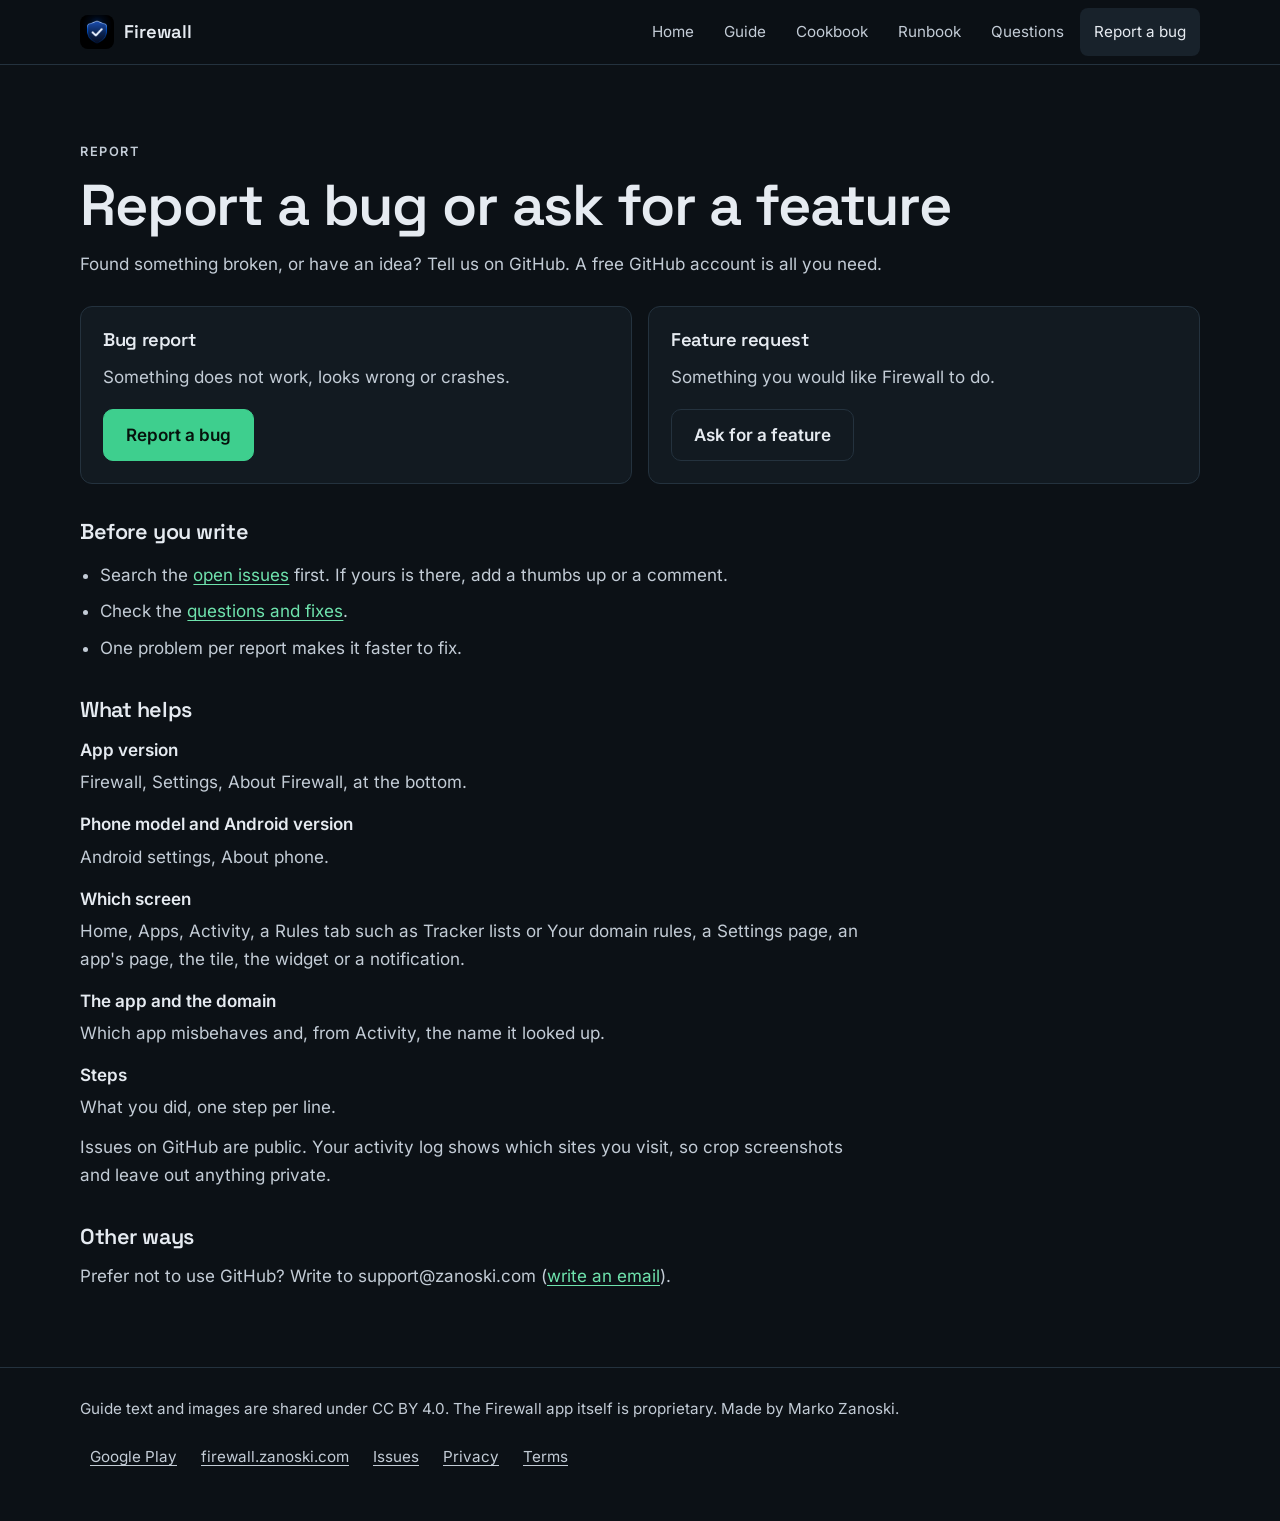
<file: docs/report.html>
<!doctype html>
<html lang="en">
<head>
<meta charset="utf-8">
<meta name="viewport" content="width=device-width, initial-scale=1, viewport-fit=cover">
<title>Report a bug · Firewall user guide</title>
<meta name="description" content="How to report a Firewall bug or ask for a feature.">
<meta name="theme-color" content="#0c1116">
<meta property="og:title" content="Report a bug · Firewall user guide">
<meta property="og:description" content="How to report a Firewall bug or ask for a feature.">
<link rel="icon" href="img/icon-192.png" type="image/png">
<link rel="stylesheet" href="style.css">
</head>
<body>
<a class="skip" href="#main">Skip to content</a>
<header class="bar">
  <div class="wrap">
    <a class="brand" href="index.html"><img src="img/icon-192.png" alt="" width="34" height="34"><span>Firewall</span></a>
    <nav aria-label="Guide pages"><a href="index.html">Home</a><a href="guide.html">Guide</a><a href="cookbook.html">Cookbook</a><a href="runbook.html">Runbook</a><a href="faq.html">Questions</a><a href="report.html" aria-current="page">Report a bug</a></nav>
  </div>
</header>
<main id="main" class="page">
  <div class="wrap">
    <p class="kicker">Report</p>
    <h1>Report a bug or ask for a feature</h1>
    <p>Found something broken, or have an idea? Tell us on GitHub. A free GitHub account is all you need.</p>
    <div class="grid">
      <div class="card"><h3>Bug report</h3><p>Something does not work, looks wrong or crashes.</p><p class="go"><a class="btn main" href="https://github.com/Zanoshky/firewall-app/issues/new?template=bug_report.yml">Report a bug</a></p></div>
      <div class="card"><h3>Feature request</h3><p>Something you would like Firewall to do.</p><p class="go"><a class="btn" href="https://github.com/Zanoshky/firewall-app/issues/new?template=feature_request.yml">Ask for a feature</a></p></div>
    </div>
    <p id="insider" hidden><b>Insider:</b> your request is read first. The title starts with [insider] so it stands out.</p>
    <script>
    document.addEventListener('DOMContentLoaded',function(){if(!/[?&]insider=1(&|$)/.test(location.search))return;
    var n=document.getElementById('insider');if(n)n.hidden=false;
    document.querySelectorAll('a[href*="/issues/new"]').forEach(function(a){var t=/feature_request/.test(a.href)?'[insider] [idea] ':'[insider] [bug] ';a.href+='&title='+encodeURIComponent(t)});
    document.querySelectorAll('a[href^="mailto:"]').forEach(function(a){a.href+=(a.href.indexOf('?')<0?'?':'&')+'subject='+encodeURIComponent('Insider: ')})});
    </script>
    <article>
    <h2>Before you write</h2>
    <ul>
      <li>Search the <a href="https://github.com/Zanoshky/firewall-app/issues">open issues</a> first. If yours is there, add a thumbs up or a comment.</li>
      <li>Check the <a href="faq.html">questions and fixes</a>.</li>
      <li>One problem per report makes it faster to fix.</li>
    </ul>
    <h2>What helps</h2>
    <dl>
      <dt>App version</dt><dd>Firewall, Settings, About Firewall, at the bottom.</dd>
      <dt>Phone model and Android version</dt><dd>Android settings, About phone.</dd>
      <dt>Which screen</dt><dd>Home, Apps, Activity, a Rules tab such as Tracker lists or Your domain rules, a Settings page, an app's page, the tile, the widget or a notification.</dd>
      <dt>The app and the domain</dt><dd>Which app misbehaves and, from Activity, the name it looked up.</dd>
      <dt>Steps</dt><dd>What you did, one step per line.</dd>
    </dl>
    <p>Issues on GitHub are public. Your activity log shows which sites you visit, so crop screenshots and leave out anything private.</p>
    <h2>Other ways</h2>
    <p>Prefer not to use GitHub? Write to support@zanoski.com (<a href="mailto:support@zanoski.com">write an email</a>).</p>
    </article>
  </div>
</main>
<footer>
  <div class="wrap">
    <span>Guide text and images are shared under CC BY 4.0. The Firewall app itself is proprietary. Made by Marko Zanoski.</span>
    <nav aria-label="Footer"><a href="https://play.google.com/store/apps/details?id=com.zanoshky.firewall&amp;referrer=utm_source%3Dgithub_guide%26utm_medium%3Dreferral%26utm_campaign%3Dfirewall-2026-11">Google Play</a><a href="https://firewall.zanoski.com">firewall.zanoski.com</a><a href="https://github.com/Zanoshky/firewall-app/issues">Issues</a><a href="https://firewall.zanoski.com/privacy">Privacy</a><a href="https://firewall.zanoski.com/terms">Terms</a></nav>
  </div>
</footer>
</body>
</html>
</file>
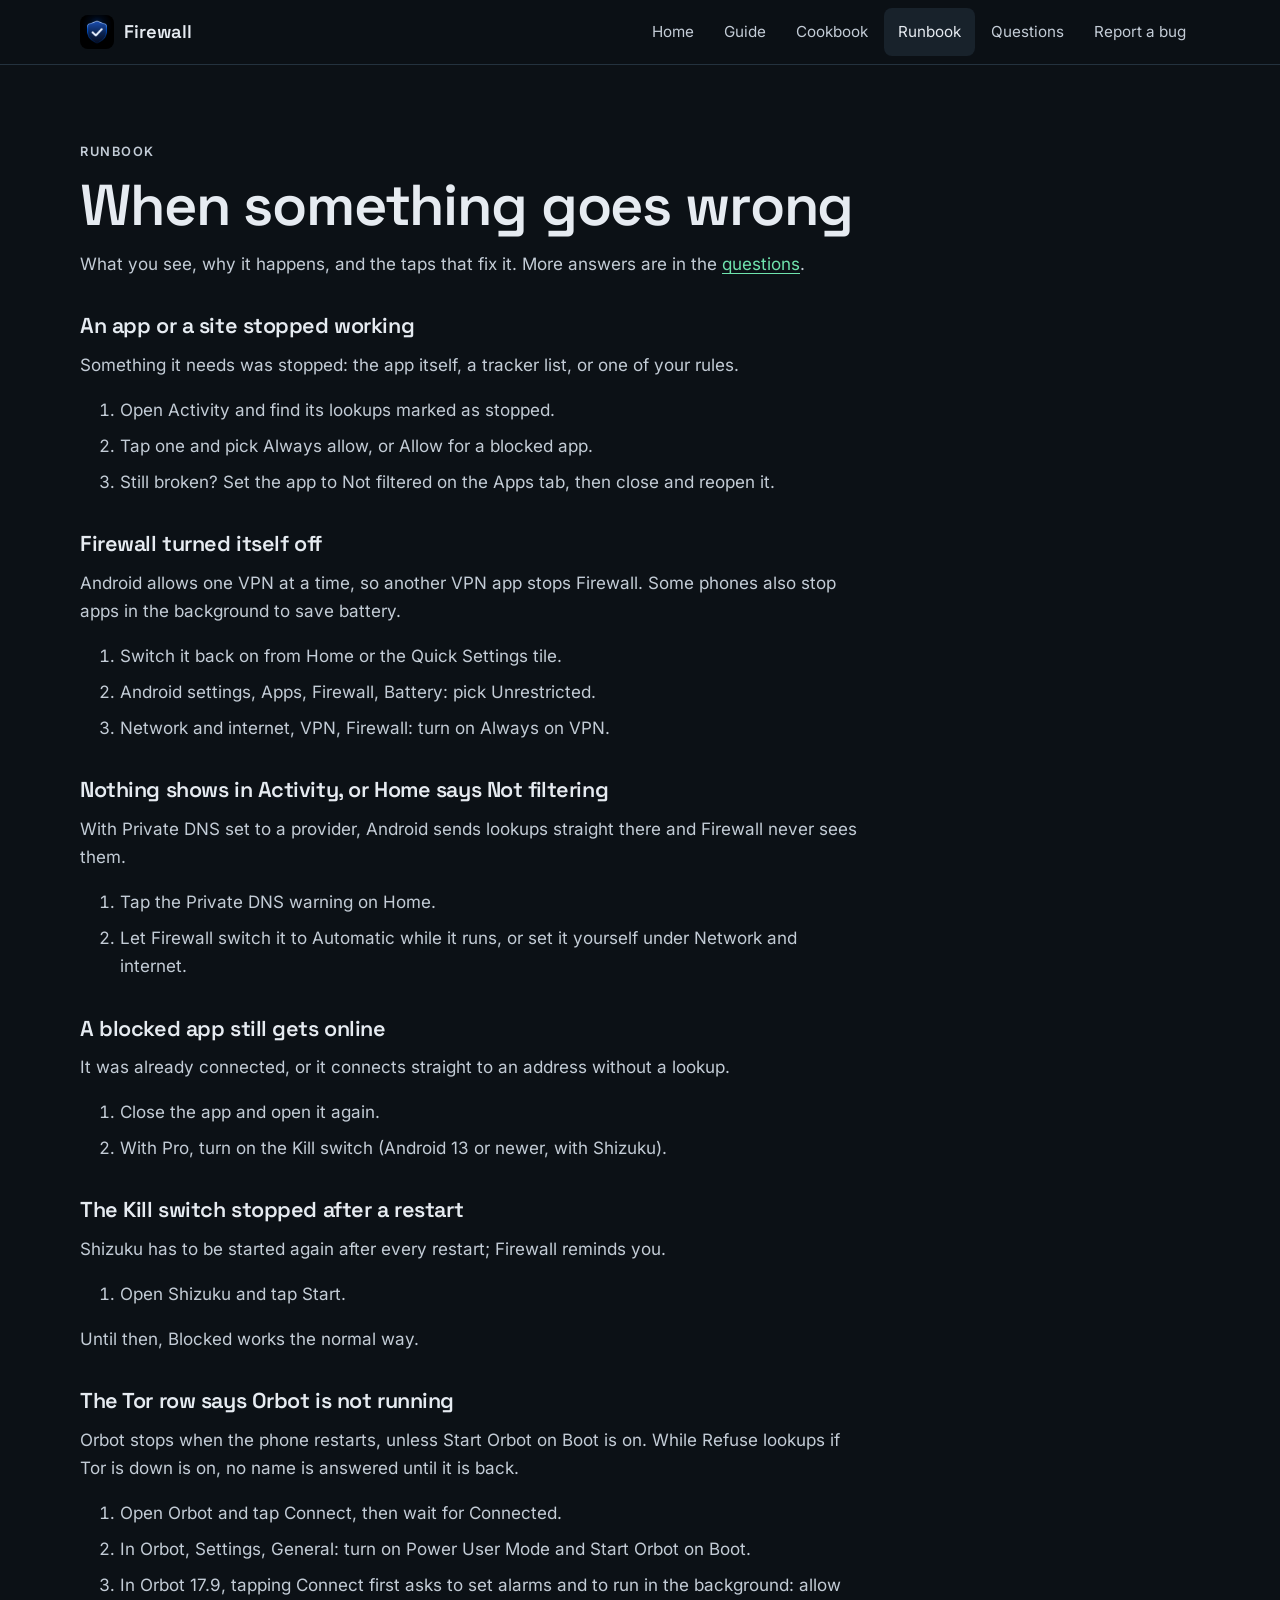
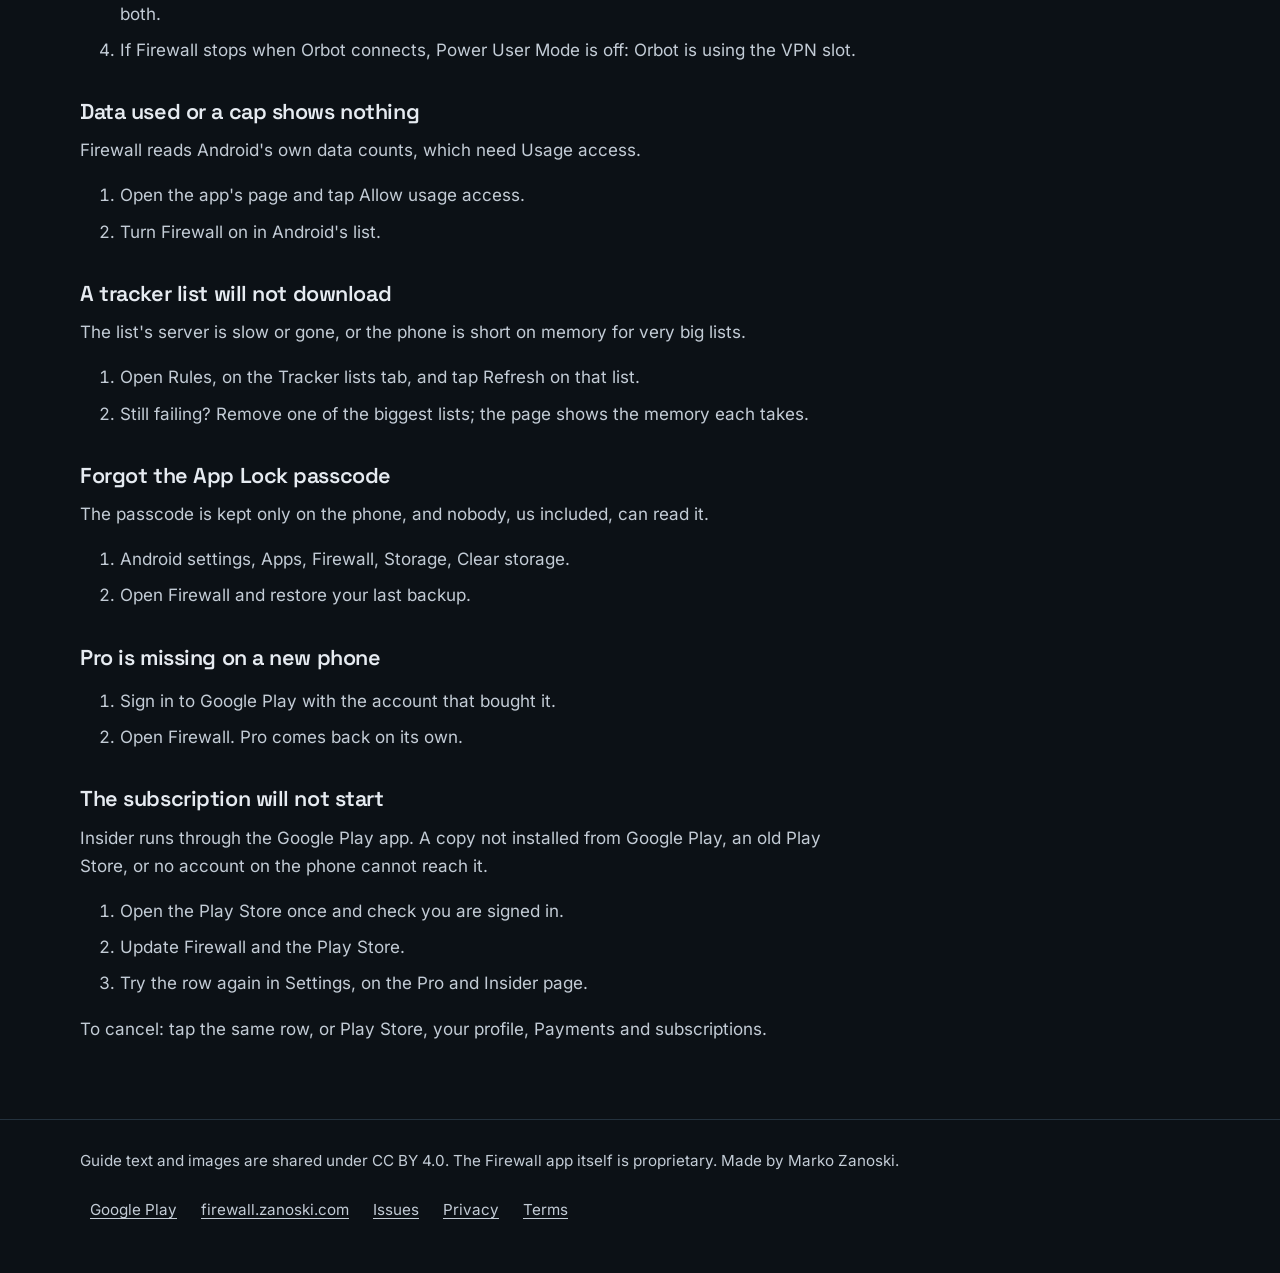
<file: docs/runbook.html>
<!doctype html>
<html lang="en">
<head>
<meta charset="utf-8">
<meta name="viewport" content="width=device-width, initial-scale=1, viewport-fit=cover">
<title>Runbook · Firewall user guide</title>
<meta name="description" content="When something in Firewall goes wrong: a broken app, the VPN turning off, an empty Activity, the Kill switch, Pro and the subscription.">
<meta name="theme-color" content="#0c1116">
<meta property="og:title" content="Runbook · Firewall user guide">
<meta property="og:description" content="When something in Firewall goes wrong: a broken app, the VPN turning off, an empty Activity, the Kill switch, Pro and the subscription.">
<link rel="icon" href="img/icon-192.png" type="image/png">
<link rel="stylesheet" href="style.css">
</head>
<body>
<a class="skip" href="#main">Skip to content</a>
<header class="bar">
  <div class="wrap">
    <a class="brand" href="index.html"><img src="img/icon-192.png" alt="" width="34" height="34"><span>Firewall</span></a>
    <nav aria-label="Guide pages"><a href="index.html">Home</a><a href="guide.html">Guide</a><a href="cookbook.html">Cookbook</a><a href="runbook.html" aria-current="page">Runbook</a><a href="faq.html">Questions</a><a href="report.html">Report a bug</a></nav>
  </div>
</header>
<main id="main" class="page">
  <div class="wrap">
    <p class="kicker">Runbook</p>
    <h1>When something goes wrong</h1>
    <p>What you see, why it happens, and the taps that fix it. More answers are in the <a href="faq.html">questions</a>.</p>
    <article>
    <h2>An app or a site stopped working</h2>
    <p>Something it needs was stopped: the app itself, a tracker list, or one of your rules.</p>
    <ol><li>Open Activity and find its lookups marked as stopped.</li><li>Tap one and pick Always allow, or Allow for a blocked app.</li><li>Still broken? Set the app to Not filtered on the Apps tab, then close and reopen it.</li></ol>
    <h2>Firewall turned itself off</h2>
    <p>Android allows one VPN at a time, so another VPN app stops Firewall. Some phones also stop apps in the background to save battery.</p>
    <ol><li>Switch it back on from Home or the Quick Settings tile.</li><li>Android settings, Apps, Firewall, Battery: pick Unrestricted.</li><li>Network and internet, VPN, Firewall: turn on Always on VPN.</li></ol>
    <h2>Nothing shows in Activity, or Home says Not filtering</h2>
    <p>With Private DNS set to a provider, Android sends lookups straight there and Firewall never sees them.</p>
    <ol><li>Tap the Private DNS warning on Home.</li><li>Let Firewall switch it to Automatic while it runs, or set it yourself under Network and internet.</li></ol>
    <h2>A blocked app still gets online</h2>
    <p>It was already connected, or it connects straight to an address without a lookup.</p>
    <ol><li>Close the app and open it again.</li><li>With Pro, turn on the Kill switch (Android 13 or newer, with Shizuku).</li></ol>
    <h2>The Kill switch stopped after a restart</h2>
    <p>Shizuku has to be started again after every restart; Firewall reminds you.</p>
    <ol><li>Open Shizuku and tap Start.</li></ol>
    <p>Until then, Blocked works the normal way.</p>
    <h2>The Tor row says Orbot is not running</h2>
    <p>Orbot stops when the phone restarts, unless Start Orbot on Boot is on. While Refuse lookups if Tor is down is on, no name is answered until it is back.</p>
    <ol><li>Open Orbot and tap Connect, then wait for Connected.</li><li>In Orbot, Settings, General: turn on Power User Mode and Start Orbot on Boot.</li><li>In Orbot 17.9, tapping Connect first asks to set alarms and to run in the background: allow both.</li><li>If Firewall stops when Orbot connects, Power User Mode is off: Orbot is using the VPN slot.</li></ol>
    <h2>Data used or a cap shows nothing</h2>
    <p>Firewall reads Android's own data counts, which need Usage access.</p>
    <ol><li>Open the app's page and tap Allow usage access.</li><li>Turn Firewall on in Android's list.</li></ol>
    <h2>A tracker list will not download</h2>
    <p>The list's server is slow or gone, or the phone is short on memory for very big lists.</p>
    <ol><li>Open Rules, on the Tracker lists tab, and tap Refresh on that list.</li><li>Still failing? Remove one of the biggest lists; the page shows the memory each takes.</li></ol>
    <h2>Forgot the App Lock passcode</h2>
    <p>The passcode is kept only on the phone, and nobody, us included, can read it.</p>
    <ol><li>Android settings, Apps, Firewall, Storage, Clear storage.</li><li>Open Firewall and restore your last backup.</li></ol>
    <h2>Pro is missing on a new phone</h2>
    <ol><li>Sign in to Google Play with the account that bought it.</li><li>Open Firewall. Pro comes back on its own.</li></ol>
    <h2>The subscription will not start</h2>
    <p>Insider runs through the Google Play app. A copy not installed from Google Play, an old Play Store, or no account on the phone cannot reach it.</p>
    <ol><li>Open the Play Store once and check you are signed in.</li><li>Update Firewall and the Play Store.</li><li>Try the row again in Settings, on the Pro and Insider page.</li></ol>
    <p>To cancel: tap the same row, or Play Store, your profile, Payments and subscriptions.</p>
    </article>
  </div>
</main>
<footer>
  <div class="wrap">
    <span>Guide text and images are shared under CC BY 4.0. The Firewall app itself is proprietary. Made by Marko Zanoski.</span>
    <nav aria-label="Footer"><a href="https://play.google.com/store/apps/details?id=com.zanoshky.firewall&amp;referrer=utm_source%3Dgithub_guide%26utm_medium%3Dreferral%26utm_campaign%3Dfirewall-2026-11">Google Play</a><a href="https://firewall.zanoski.com">firewall.zanoski.com</a><a href="https://github.com/Zanoshky/firewall-app/issues">Issues</a><a href="https://firewall.zanoski.com/privacy">Privacy</a><a href="https://firewall.zanoski.com/terms">Terms</a></nav>
  </div>
</footer>
</body>
</html>
</file>
<file: docs/style.css>
@font-face { font-family: Inter; src: url(fonts/inter-400.woff2) format("woff2"); font-weight: 400; font-display: swap; }
@font-face { font-family: Inter; src: url(fonts/inter-600.woff2) format("woff2"); font-weight: 600; font-display: swap; }
@font-face { font-family: "Space Grotesk"; src: url(fonts/space-grotesk-600.woff2) format("woff2"); font-weight: 600; font-display: swap; }

/* firewall.zanoski.com's dark green, the same as the app; every text colour clears 7:1 on the ground. */
:root {
  color-scheme: dark;
  --bg: #0c1116; --card: #121a21; --muted: #18222b; --hover: #1d2a34; --border: #24323e;
  --text: #e6ebf1; --soft: #c3ccd6; --primary: #3ecf8e; --primary-2: #6fe3ad; --on-primary: #06120c;
  --sans: Inter, system-ui, -apple-system, "Segoe UI", Roboto, sans-serif;
  --display: "Space Grotesk", Inter, system-ui, sans-serif;
  --wrap: min(1120px, 100% - 40px);
}

* { box-sizing: border-box; }
html { -webkit-text-size-adjust: 100%; scroll-behavior: smooth; }
body { margin: 0; background: var(--bg); color: var(--text); font: 400 1.0625rem/1.65 var(--sans); }
a { color: var(--primary-2); text-underline-offset: .2em; }
:focus-visible { outline: 3px solid var(--primary-2); outline-offset: 3px; border-radius: 8px; }
.skip { position: absolute; left: 16px; top: -100px; z-index: 50; background: var(--card); color: var(--text); padding: 12px 18px; border-radius: 8px; border: 2px solid var(--primary); }
.skip:focus { top: 16px; }
.wrap { width: var(--wrap); margin-inline: auto; }
h1, h2, h3 { font-family: var(--display); font-weight: 600; line-height: 1.15; margin: 0; letter-spacing: -.02em; text-wrap: balance; }
h1 { font-size: clamp(2.1rem, 5vw, 3.6rem); }
h2 { font-size: clamp(1.6rem, 3.2vw, 2.4rem); }
h3 { font-size: 1.15rem; }
p { margin: 0; }
img { max-width: 100%; height: auto; }

/* Top bar */
.bar { position: sticky; top: 0; z-index: 20; background: color-mix(in srgb, var(--bg) 88%, transparent); backdrop-filter: blur(12px); -webkit-backdrop-filter: blur(12px); border-bottom: 1px solid var(--border); }
.bar .wrap { display: flex; flex-wrap: wrap; align-items: center; gap: 4px 12px; min-height: 64px; }
.brand { display: inline-flex; align-items: center; gap: 10px; min-height: 48px; color: var(--text); text-decoration: none; font: 600 1.15rem/1 var(--display); }
.brand img { width: 34px; height: 34px; border-radius: 8px; }
.bar nav { margin-left: auto; display: flex; flex-wrap: wrap; gap: 2px; align-items: center; }
.bar nav a { display: inline-flex; align-items: center; min-height: 48px; padding: 0 14px; border-radius: 8px; color: var(--soft); text-decoration: none; font-size: .95rem; }
.bar nav a:hover { background: var(--hover); color: var(--text); }
.bar nav a[aria-current] { color: var(--text); background: var(--muted); }

.btn { display: inline-flex; align-items: center; gap: 10px; min-height: 52px; padding: 0 22px; border-radius: 10px; font-weight: 600; text-decoration: none; border: 1px solid var(--border); background: var(--card); color: var(--text); }
.btn:hover { background: var(--hover); }
.btn.main { background: var(--primary); color: var(--on-primary); border-color: var(--primary); }
.btn.main:hover { background: var(--primary-2); }
.cta { display: flex; flex-wrap: wrap; gap: 12px; margin-top: 32px; }
.sub { margin-top: 14px; color: var(--soft); max-width: 40em; font-size: 1.15rem; }

.grid { display: grid; grid-template-columns: repeat(auto-fit, minmax(260px, 1fr)); gap: 16px; margin-top: 28px; }
.card { background: var(--card); border: 1px solid var(--border); border-radius: 12px; padding: 22px; display: flex; flex-direction: column; }
.card p { margin-top: 10px; color: var(--soft); }
.card .go { margin-top: auto; padding-top: 18px; }
.shots { display: grid; grid-template-columns: repeat(auto-fit, minmax(200px, 1fr)); gap: 16px; margin-top: 32px; }
.shots figure { margin: 0; }
.shots img { border-radius: 14px; border: 1px solid var(--border); display: block; }
.shots figcaption { margin-top: 8px; color: var(--soft); font-size: .95rem; }

footer { border-top: 1px solid var(--border); padding: 28px 0 40px; color: var(--soft); font-size: .95rem; }
footer .wrap { display: flex; flex-wrap: wrap; gap: 12px 24px; justify-content: space-between; align-items: center; }
footer nav { display: flex; flex-wrap: wrap; gap: 4px; }
footer nav a { display: inline-flex; align-items: center; min-height: 48px; padding: 0 10px; color: var(--soft); }

@media (prefers-reduced-motion: reduce) { html { scroll-behavior: auto; } }

/* Guide pages */
.page { padding: clamp(28px, 5vw, 64px) 0 clamp(40px, 6vw, 80px); }
.page article { max-width: 46em; }
.page h1 { margin-bottom: 8px; }
.page h2 { font-size: 1.35rem; margin-top: 36px; }
.page p, .page li, .page dd { color: var(--soft); }
.page p { margin-top: 12px; }
.page ul { padding-left: 1.2em; }
.page li { margin-top: 8px; }
.page dl { margin: 12px 0 0; }
.page dt { font-weight: 600; color: var(--text); margin-top: 14px; }
.page dd { margin: 4px 0 0; }
.kicker { font-size: .8rem; letter-spacing: .12em; text-transform: uppercase; color: var(--primary-2); margin-bottom: 10px; font-weight: 600; }
code { font-size: .92em; background: var(--muted); padding: 1px 6px; border-radius: 4px; color: var(--text); }
</file>
